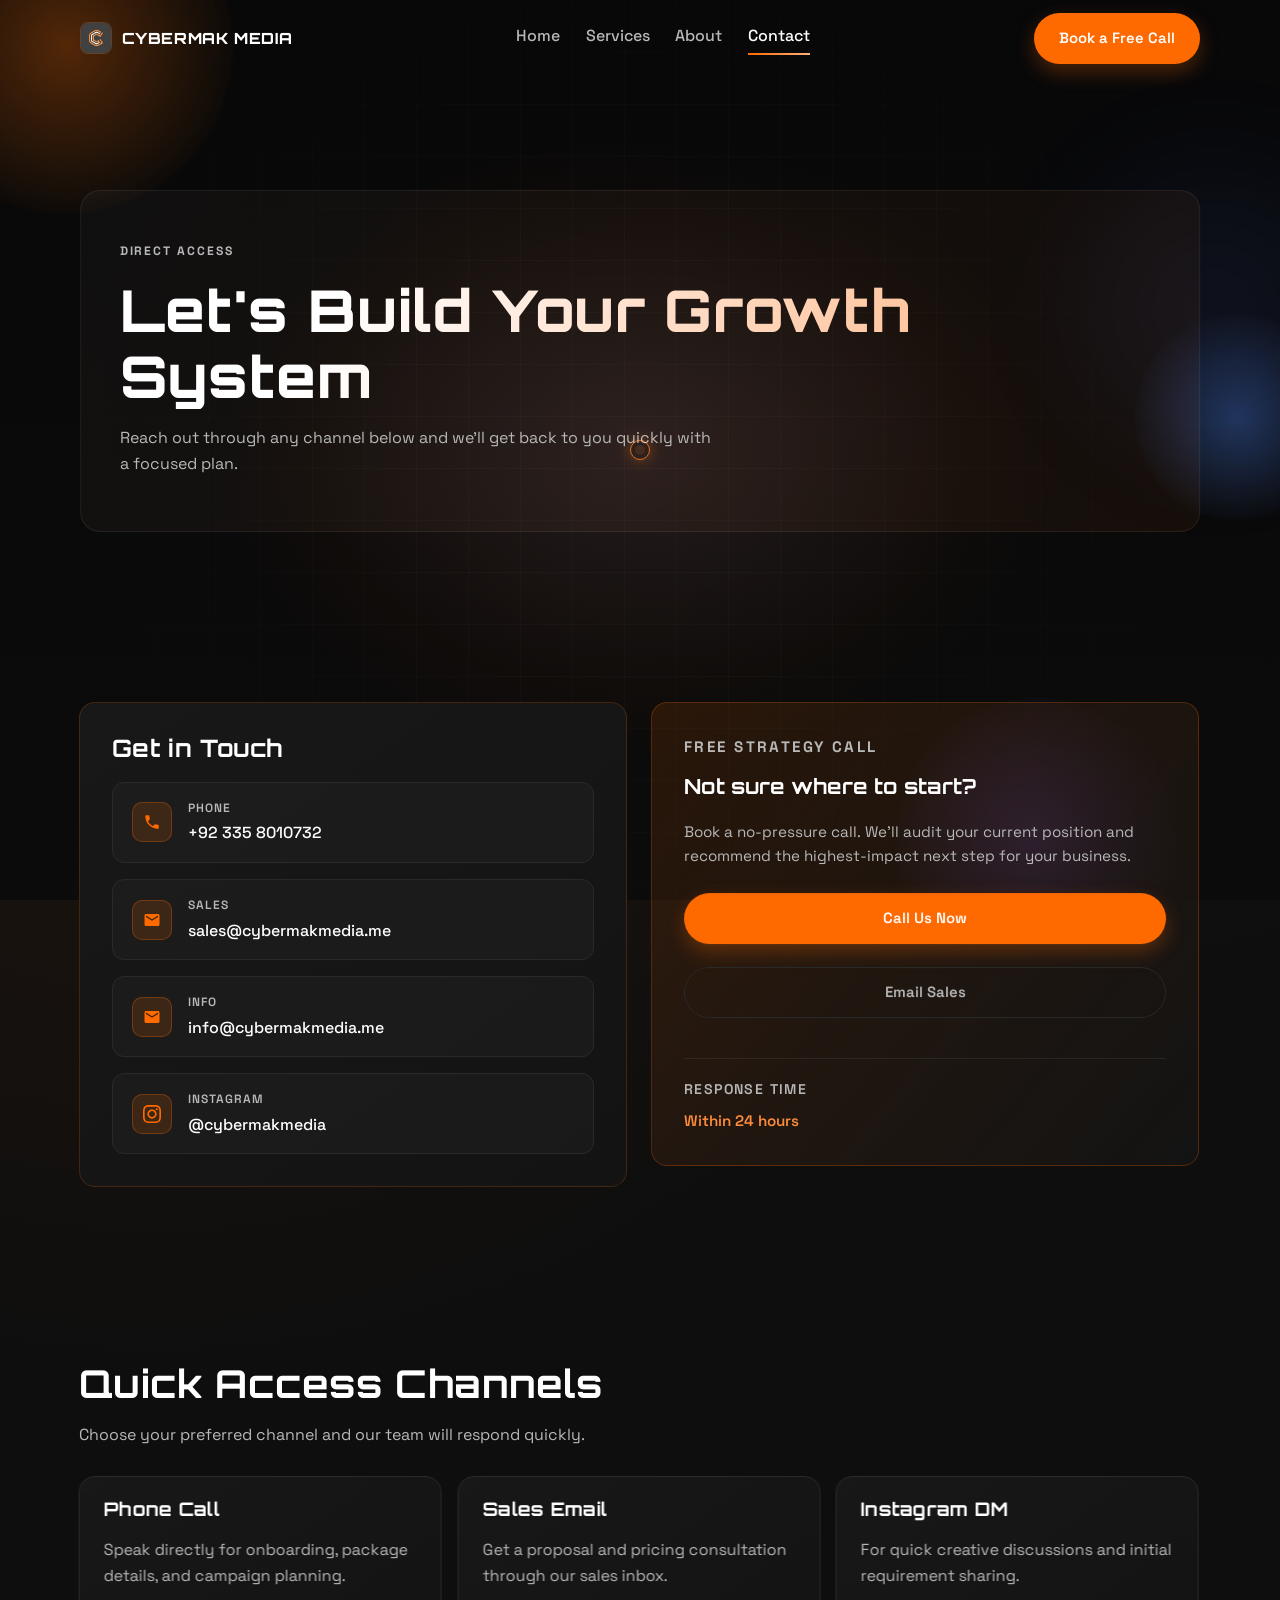
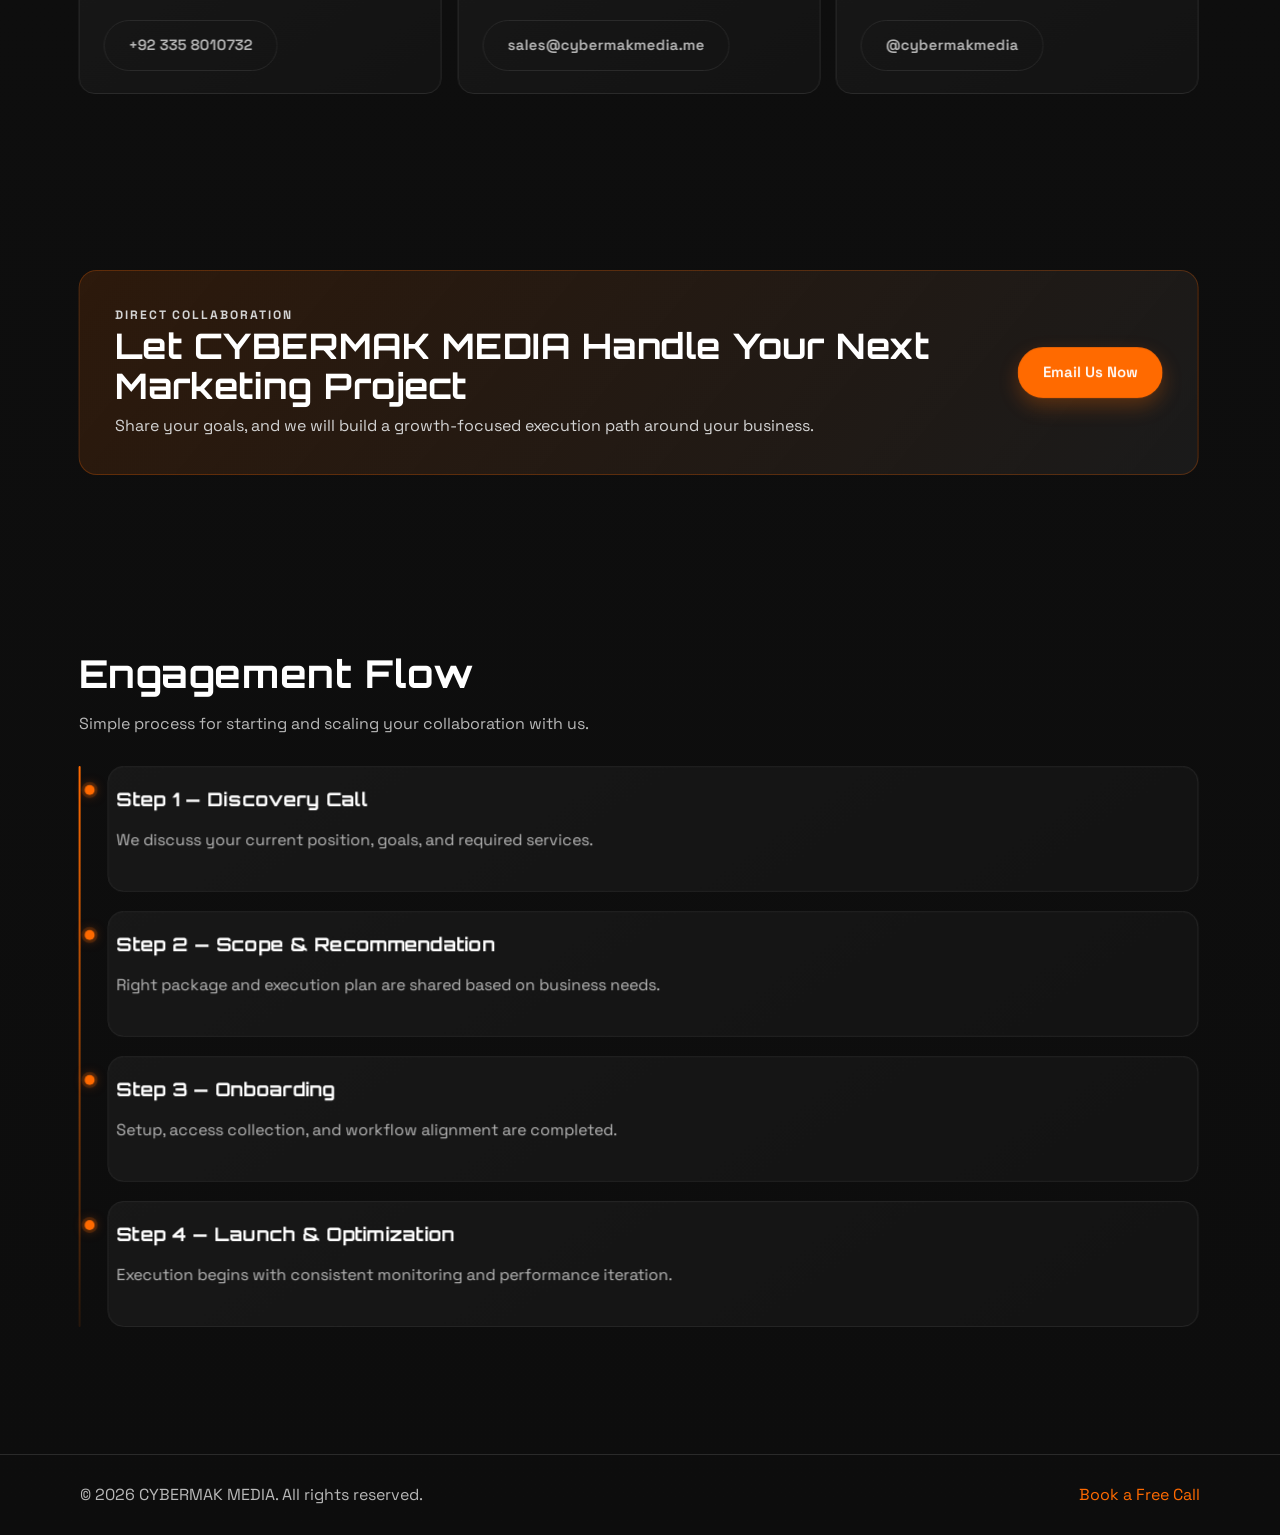
<file: contact.html>
<!DOCTYPE html>
<html lang="en">
<head>
  <meta charset="UTF-8">
  <meta name="viewport" content="width=device-width, initial-scale=1.0">
  <title>Contact | CYBERMAK MEDIA</title>
  <meta name="description" content="Contact CYBERMAK MEDIA for growth-focused digital marketing and web services.">
  <link rel="icon" href="logo.png" type="image/png">
  <link rel="preconnect" href="https://fonts.googleapis.com">
  <link rel="preconnect" href="https://fonts.gstatic.com" crossorigin>
  <link href="https://fonts.googleapis.com/css2?family=Orbitron:wght@500;600;700;800;900&family=Space+Grotesk:wght@300;400;500;600;700&display=swap" rel="stylesheet">
  <link rel="stylesheet" href="index.css">
</head>
<body data-page="contact">
  <header class="site-header" id="siteHeader">
    <div class="container nav-wrap">
      <a href="index.html" class="logo">
        <img src="logo.png" alt="CYBERMAK MEDIA logo" class="logo-mark">
        <span>CYBERMAK MEDIA</span>
      </a>
      <button class="menu-toggle" id="menuToggle" aria-label="Toggle navigation" aria-expanded="false" aria-controls="siteNav">
        <span></span><span></span><span></span>
      </button>
      <nav class="site-nav" id="siteNav">
        <a href="index.html">Home</a>
        <a href="services.html">Services</a>
        <a href="about.html">About</a>
        <a href="contact.html" class="active">Contact</a>
      </nav>
      <a href="contact.html" class="btn btn-primary nav-cta">Book a Free Call</a>
    </div>
  </header>

  <main>
    <!-- HERO -->
    <section class="inner-hero section">
      <div class="container reveal" data-reveal="fade-up">
        <p class="eyebrow">Direct Access</p>
        <h1>Let's Build Your Growth System</h1>
        <p>Reach out through any channel below and we'll get back to you quickly with a focused plan.</p>
      </div>
    </section>

    <!-- CONTACT CHANNELS -->
    <section class="section">
      <div class="container contact-wide-grid">

        <!-- Contact Info Card -->
        <article class="contact-info-card reveal" data-reveal="slide-in">
          <h2>Get in Touch</h2>
          <div class="contact-channels">

            <!-- Phone -->
            <a href="tel:+923358010732" class="contact-channel">
              <div class="contact-icon">
                <svg viewBox="0 0 24 24" xmlns="http://www.w3.org/2000/svg">
                  <path d="M6.6 10.8c1.4 2.8 3.8 5.1 6.6 6.6l2.2-2.2c.3-.3.7-.4 1-.2 1.1.4 2.3.6 3.6.6.6 0 1 .4 1 1V20c0 .6-.4 1-1 1-9.4 0-17-7.6-17-17 0-.6.4-1 1-1h3.5c.6 0 1 .4 1 1 0 1.3.2 2.5.6 3.6.1.3 0 .7-.2 1L6.6 10.8z"/>
                </svg>
              </div>
              <div class="contact-channel-info">
                <span class="contact-channel-label">Phone</span>
                <span class="contact-channel-value">+92 335 8010732</span>
              </div>
            </a>

            <!-- Sales Email -->
            <a href="mailto:sales@cybermakmedia.me" class="contact-channel">
              <div class="contact-icon">
                <svg viewBox="0 0 24 24" xmlns="http://www.w3.org/2000/svg">
                  <path d="M20 4H4c-1.1 0-2 .9-2 2v12c0 1.1.9 2 2 2h16c1.1 0 2-.9 2-2V6c0-1.1-.9-2-2-2zm0 4l-8 5-8-5V6l8 5 8-5v2z"/>
                </svg>
              </div>
              <div class="contact-channel-info">
                <span class="contact-channel-label">Sales</span>
                <span class="contact-channel-value">sales@cybermakmedia.me</span>
              </div>
            </a>

            <!-- Info Email -->
            <a href="mailto:info@cybermakmedia.me" class="contact-channel">
              <div class="contact-icon">
                <svg viewBox="0 0 24 24" xmlns="http://www.w3.org/2000/svg">
                  <path d="M20 4H4c-1.1 0-2 .9-2 2v12c0 1.1.9 2 2 2h16c1.1 0 2-.9 2-2V6c0-1.1-.9-2-2-2zm0 4l-8 5-8-5V6l8 5 8-5v2z"/>
                </svg>
              </div>
              <div class="contact-channel-info">
                <span class="contact-channel-label">Info</span>
                <span class="contact-channel-value">info@cybermakmedia.me</span>
              </div>
            </a>

            <!-- Instagram -->
            <a href="https://instagram.com/cybermakmedia" target="_blank" rel="noopener noreferrer" class="contact-channel">
              <div class="contact-icon">
                <svg viewBox="0 0 24 24" xmlns="http://www.w3.org/2000/svg">
                  <path d="M12 2.163c3.204 0 3.584.012 4.85.07 3.252.148 4.771 1.691 4.919 4.919.058 1.265.069 1.645.069 4.849 0 3.205-.012 3.584-.069 4.849-.149 3.225-1.664 4.771-4.919 4.919-1.266.058-1.644.07-4.85.07-3.204 0-3.584-.012-4.849-.07-3.26-.149-4.771-1.699-4.919-4.92-.058-1.265-.07-1.644-.07-4.849 0-3.204.013-3.583.07-4.849.149-3.227 1.664-4.771 4.919-4.919 1.266-.057 1.645-.069 4.849-.069zm0-2.163c-3.259 0-3.667.014-4.947.072-4.358.2-6.78 2.618-6.98 6.98-.059 1.281-.073 1.689-.073 4.948 0 3.259.014 3.668.072 4.948.2 4.358 2.618 6.78 6.98 6.98 1.281.058 1.689.072 4.948.072 3.259 0 3.668-.014 4.948-.072 4.354-.2 6.782-2.618 6.979-6.98.059-1.28.073-1.689.073-4.948 0-3.259-.014-3.667-.072-4.947-.196-4.354-2.617-6.78-6.979-6.98-1.281-.059-1.69-.073-4.949-.073zm0 5.838c-3.403 0-6.162 2.759-6.162 6.162s2.759 6.163 6.162 6.163 6.162-2.759 6.162-6.163c0-3.403-2.759-6.162-6.162-6.162zm0 10.162c-2.209 0-4-1.79-4-4 0-2.209 1.791-4 4-4s4 1.791 4 4c0 2.21-1.791 4-4 4zm6.406-11.845c-.796 0-1.441.645-1.441 1.44s.645 1.44 1.441 1.44c.795 0 1.439-.645 1.439-1.44s-.644-1.44-1.439-1.44z"/>
                </svg>
              </div>
              <div class="contact-channel-info">
                <span class="contact-channel-label">Instagram</span>
                <span class="contact-channel-value">@cybermakmedia</span>
              </div>
            </a>

          </div>
        </article>

        <!-- Side CTA -->
        <div class="contact-side-cta reveal" data-reveal="fade-up">
          <p class="eyebrow">Free Strategy Call</p>
          <h3>Not sure where to start?</h3>
          <p>Book a no-pressure call. We'll audit your current position and recommend the highest-impact next step for your business.</p>
          <a href="tel:+923358010732" class="btn btn-primary" style="margin-top:0.5rem;">Call Us Now</a>
          <a href="mailto:sales@cybermakmedia.me" class="btn btn-ghost" style="margin-top:0.5rem;">Email Sales</a>
          <div style="margin-top:1.5rem; padding-top:1.2rem; border-top:1px solid rgba(255,255,255,0.07);">
            <p style="margin:0 0 0.5rem; color:var(--text-muted); font-size:0.88rem; text-transform:uppercase; letter-spacing:0.1em; font-weight:600;">Response Time</p>
            <p style="margin:0; color:var(--accent-light); font-weight:600;">Within 24 hours</p>
          </div>
        </div>

      </div>
    </section>

    <!-- QUICK ACCESS -->
    <section class="section">
      <div class="container">
        <div class="section-title reveal" data-reveal="fade-up">
          <h2>Quick Access Channels</h2>
          <p>Choose your preferred channel and our team will respond quickly.</p>
        </div>
        <div class="card-grid three-col">
          <article class="feature-card reveal tilt-card" data-reveal="fade-up">
            <h3>Phone Call</h3>
            <p>Speak directly for onboarding, package details, and campaign planning.</p>
            <a href="tel:+923358010732" class="btn btn-ghost" style="margin-top:1rem;">+92 335 8010732</a>
          </article>
          <article class="feature-card reveal tilt-card" data-reveal="fade-up">
            <h3>Sales Email</h3>
            <p>Get a proposal and pricing consultation through our sales inbox.</p>
            <a href="mailto:sales@cybermakmedia.me" class="btn btn-ghost" style="margin-top:1rem;">sales@cybermakmedia.me</a>
          </article>
          <article class="feature-card reveal tilt-card" data-reveal="fade-up">
            <h3>Instagram DM</h3>
            <p>For quick creative discussions and initial requirement sharing.</p>
            <a href="https://instagram.com/cybermakmedia" class="btn btn-ghost" style="margin-top:1rem;" target="_blank" rel="noopener noreferrer">@cybermakmedia</a>
          </article>
        </div>
      </div>
    </section>

    <!-- DIRECT COLLABORATION CTA -->
    <section class="section">
      <div class="container">
        <article class="mega-cta reveal" data-reveal="fade-up">
          <div>
            <p class="eyebrow">Direct Collaboration</p>
            <h2>Let CYBERMAK MEDIA Handle Your Next Marketing Project</h2>
            <p>Share your goals, and we will build a growth-focused execution path around your business.</p>
          </div>
          <a href="mailto:info@cybermakmedia.me" class="btn btn-primary">Email Us Now</a>
        </article>
      </div>
    </section>

    <!-- ENGAGEMENT FLOW -->
    <section class="section">
      <div class="container">
        <div class="section-title reveal" data-reveal="fade-up">
          <h2>Engagement Flow</h2>
          <p>Simple process for starting and scaling your collaboration with us.</p>
        </div>
        <div class="timeline flow-line">
          <article class="timeline-item reveal" data-reveal="fade-up">
            <h3>Step 1 — Discovery Call</h3>
            <p>We discuss your current position, goals, and required services.</p>
          </article>
          <article class="timeline-item reveal" data-reveal="fade-up">
            <h3>Step 2 — Scope & Recommendation</h3>
            <p>Right package and execution plan are shared based on business needs.</p>
          </article>
          <article class="timeline-item reveal" data-reveal="fade-up">
            <h3>Step 3 — Onboarding</h3>
            <p>Setup, access collection, and workflow alignment are completed.</p>
          </article>
          <article class="timeline-item reveal" data-reveal="fade-up">
            <h3>Step 4 — Launch & Optimization</h3>
            <p>Execution begins with consistent monitoring and performance iteration.</p>
          </article>
        </div>
      </div>
    </section>
  </main>

  <footer class="site-footer">
    <div class="container footer-wrap">
      <p>© 2026 CYBERMAK MEDIA. All rights reserved.</p>
      <a href="contact.html">Book a Free Call</a>
    </div>
  </footer>

  <script src="index.js"></script>
</body>
</html>
</file>
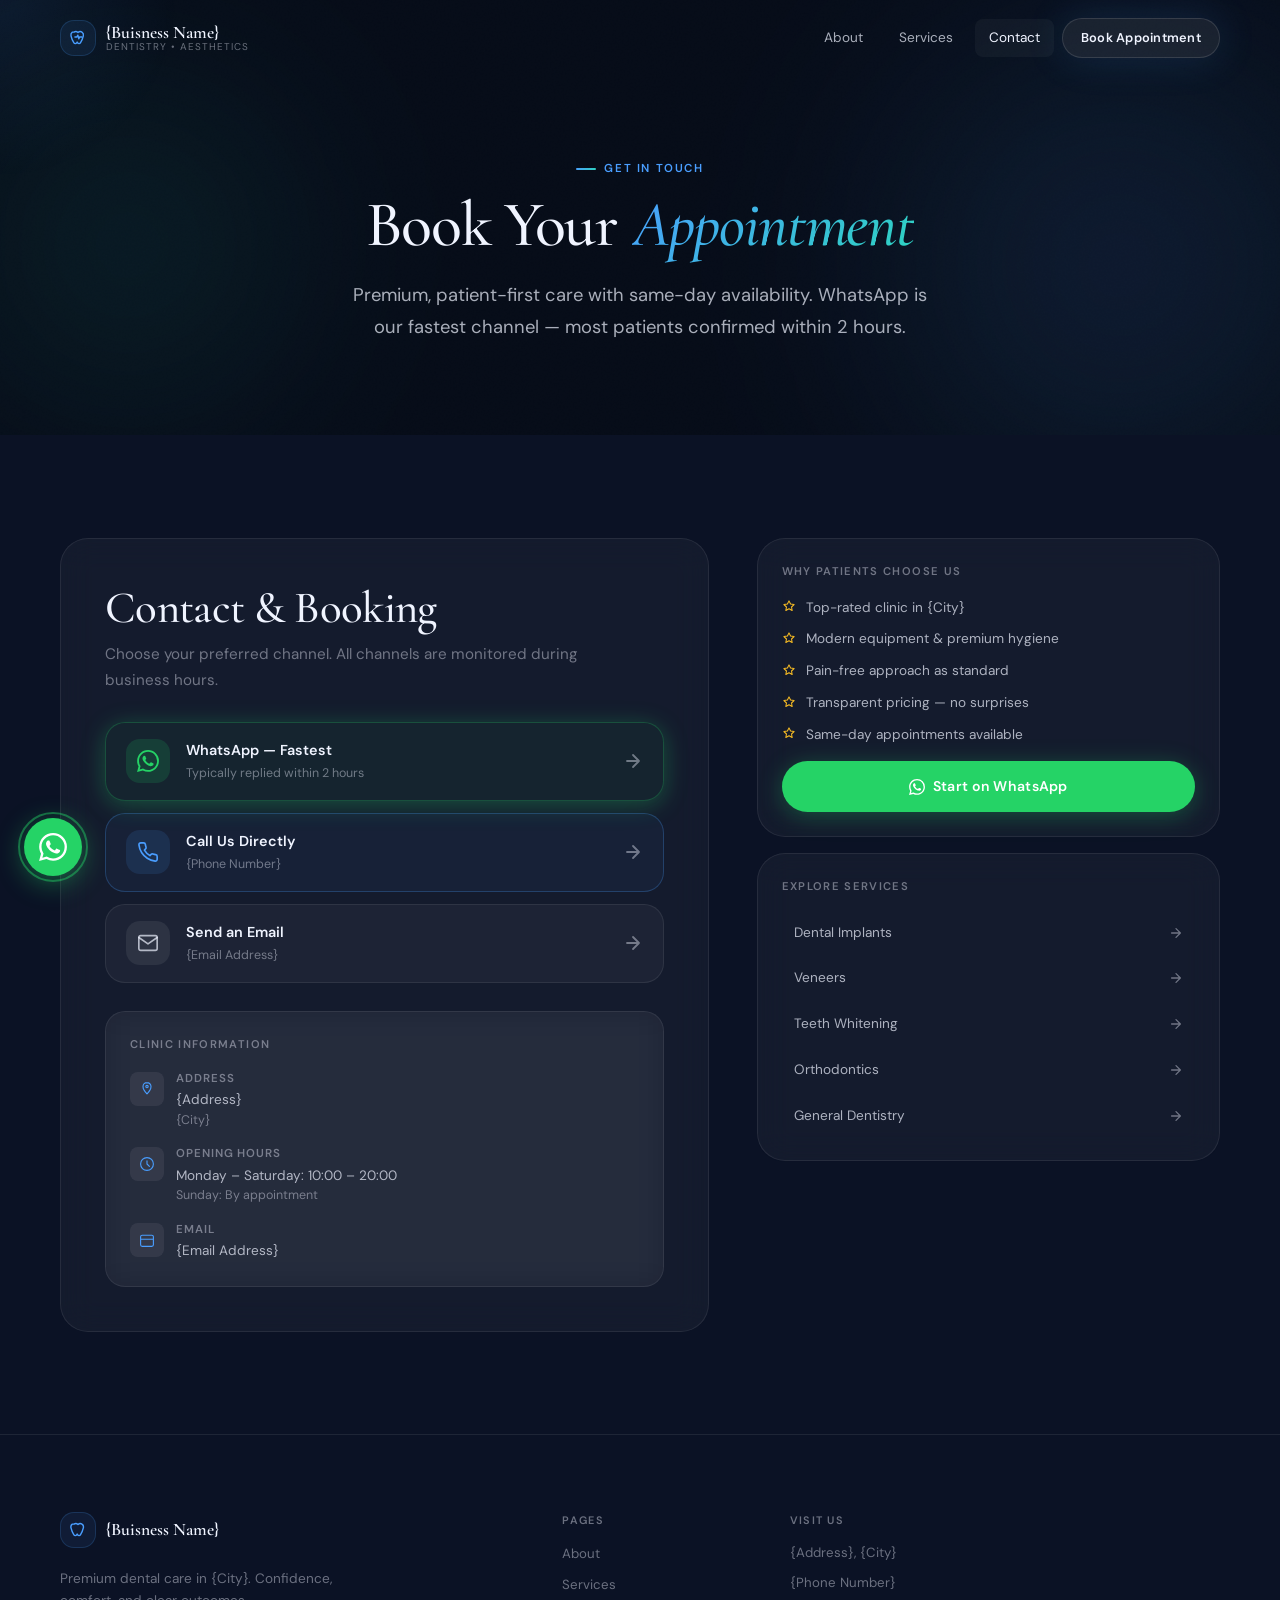
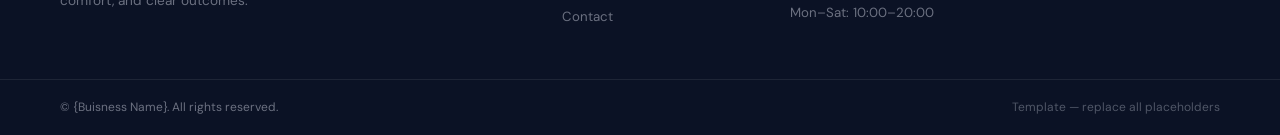
<file: dental-site/contact.html>
<!doctype html>
<html lang="en">
<head>
  <meta charset="utf-8"/>
  <meta name="viewport" content="width=device-width,initial-scale=1"/>
  <meta name="theme-color" content="#060c18"/>
  <title>Book Appointment — {Buisness Name}</title>
  <meta name="description" content="Book an appointment with {Buisness Name} in {City}. Fast response via WhatsApp or phone."/>
  <link rel="preconnect" href="https://fonts.googleapis.com"/>
  <link rel="preconnect" href="https://fonts.gstatic.com" crossorigin/>
  <link href="https://fonts.googleapis.com/css2?family=Cormorant+Garamond:ital,wght@0,400;0,500;0,600;1,400;1,600&family=DM+Sans:opsz,wght@9..40,300;9..40,400;9..40,500;9..40,600&display=swap" rel="stylesheet"/>
  <link rel="stylesheet" href="index.css"/>
</head>
<body class="page is-loading" data-page="contact">
  <a class="skip-link" href="#main">Skip to content</a>
  <div class="cursor-glow" id="cursorGlow" aria-hidden="true"></div>

  <header class="site-header" data-elevate>
    <div class="container header-inner">
      <a class="brand" href="index.html" aria-label="{Buisness Name} home">
        <span class="brand-mark" aria-hidden="true">
          <svg viewBox="0 0 24 24" fill="none"><path d="M7.2 4.9c1.7-1.2 3.3-.9 4.8.4 1.5-1.3 3.1-1.6 4.8-.4 1.5 1 2 2.8 1.6 4.6-.6 2.7-2 6.1-3.5 8.3-.8 1.2-2.5 1.2-3.3 0-.2-.3-.4-.6-.6-.9-.2.3-.4.6-.6.9-.8 1.2-2.5 1.2-3.3 0-1.5-2.2-2.9-5.6-3.5-8.3-.4-1.8.1-3.6 1.6-4.6Z" stroke="currentColor" stroke-width="1.7" stroke-linecap="round" stroke-linejoin="round"/><path d="M8.3 10.7h2.4l1.1-2.1 1.2 4.3 1-2.2h2.7" stroke="currentColor" stroke-width="1.7" stroke-linecap="round" stroke-linejoin="round"/></svg>
        </span>
        <span class="brand-text">
          <span class="brand-name">{Buisness Name}</span>
          <span class="brand-tag">Dentistry &bull; Aesthetics</span>
        </span>
      </a>
      <nav class="nav" aria-label="Primary">
        <button class="nav-toggle" type="button" data-nav-toggle aria-label="Open menu" aria-expanded="false">
          <span class="nav-toggle-lines" aria-hidden="true"></span>
        </button>
        <div class="nav-panel" data-nav-panel>
          <a class="nav-link" href="about.html">About</a>
          <a class="nav-link" href="services.html">Services</a>
          <a class="nav-link" href="contact.html" aria-current="page">Contact</a>
          <a class="btn btn-sm btn-glow" href="#book">Book Appointment</a>
        </div>
      </nav>
    </div>
  </header>

  <main id="main">

    <!-- PAGE HERO -->
    <section class="page-hero page-hero--compact">
      <div class="hero-bg" aria-hidden="true">
        <div class="aurora a1"></div>
        <div class="aurora a2"></div>
        <div class="grain"></div>
      </div>
      <div class="container">
        <div class="page-hero-content page-hero-content--centered">
          <span class="kicker" data-reveal>Get in touch</span>
          <h1 class="h1" data-reveal>Book Your <em class="text-gradient">Appointment</em></h1>
          <p class="lead" data-reveal data-reveal-delay="80">
            Premium, patient-first care with same-day availability. WhatsApp is our fastest channel — most patients confirmed within 2 hours.
          </p>
        </div>
      </div>
    </section>

    <!-- BOOKING SECTION — form removed, contact actions remain -->
    <section class="section section-soft" id="book">
      <div class="container booking-grid">

        <!-- LEFT: CONTACT ACTIONS -->
        <div class="booking-main" data-reveal>
          <div class="booking-card glass">
            <h2 class="h2" style="margin-bottom:8px">Contact &amp; Booking</h2>
            <p class="sub" style="margin-bottom:28px">Choose your preferred channel. All channels are monitored during business hours.</p>

            <div class="contact-actions">
              <a class="contact-action-btn btn-whatsapp" href="#" data-whatsapp data-press>
                <span class="cab-icon" aria-hidden="true">
                  <svg viewBox="0 0 24 24" fill="currentColor"><path d="M17.472 14.382c-.297-.149-1.758-.867-2.03-.967-.273-.099-.471-.148-.67.15-.197.297-.767.966-.94 1.164-.173.199-.347.223-.644.075-.297-.15-1.255-.463-2.39-1.475-.883-.788-1.48-1.761-1.653-2.059-.173-.297-.018-.458.13-.606.134-.133.298-.347.446-.52.149-.174.198-.298.298-.497.099-.198.05-.371-.025-.52-.075-.149-.669-1.612-.916-2.207-.242-.579-.487-.5-.669-.51-.173-.008-.371-.01-.57-.01-.198 0-.52.074-.792.372-.272.297-1.04 1.016-1.04 2.479 0 1.462 1.065 2.875 1.213 3.074.149.198 2.096 3.2 5.077 4.487.709.306 1.262.489 1.694.625.712.227 1.36.195 1.871.118.571-.085 1.758-.719 2.006-1.413.248-.694.248-1.289.173-1.413-.074-.124-.272-.198-.57-.347m-5.421 7.403h-.004a9.87 9.87 0 01-5.031-1.378l-.361-.214-3.741.982.998-3.648-.235-.374a9.86 9.86 0 01-1.51-5.26c.001-5.45 4.436-9.884 9.888-9.884 2.64 0 5.122 1.03 6.988 2.898a9.825 9.825 0 012.893 6.994c-.003 5.45-4.437 9.884-9.885 9.884m8.413-18.297A11.815 11.815 0 0012.05 0C5.495 0 .16 5.335.157 11.892c0 2.096.547 4.142 1.588 5.945L.057 24l6.305-1.654a11.882 11.882 0 005.683 1.448h.005c6.554 0 11.89-5.335 11.893-11.893a11.821 11.821 0 00-3.48-8.413z"/></svg>
                </span>
                <span class="cab-content">
                  <span class="cab-label">WhatsApp — Fastest</span>
                  <span class="cab-sub">Typically replied within 2 hours</span>
                </span>
                <span class="cab-arrow" aria-hidden="true">
                  <svg viewBox="0 0 20 20" fill="none"><path d="M4 10h12M10 4l6 6-6 6" stroke="currentColor" stroke-width="1.8" stroke-linecap="round" stroke-linejoin="round"/></svg>
                </span>
              </a>

              <a class="contact-action-btn btn-phone" href="tel:{Phone Number}" data-press>
                <span class="cab-icon" aria-hidden="true">
                  <svg viewBox="0 0 24 24" fill="none"><path d="M22 16.92v3a2 2 0 01-2.18 2 19.79 19.79 0 01-8.63-3.07 19.5 19.5 0 01-6-6 19.79 19.79 0 01-3.07-8.67A2 2 0 014.11 2h3a2 2 0 012 1.72c.127.96.361 1.903.7 2.81a2 2 0 01-.45 2.11L8.09 9.91a16 16 0 006 6l1.27-1.27a2 2 0 012.11-.45c.907.339 1.85.573 2.81.7A2 2 0 0122 16.92z" stroke="currentColor" stroke-width="1.8" stroke-linecap="round" stroke-linejoin="round"/></svg>
                </span>
                <span class="cab-content">
                  <span class="cab-label">Call Us Directly</span>
                  <span class="cab-sub">{Phone Number}</span>
                </span>
                <span class="cab-arrow" aria-hidden="true">
                  <svg viewBox="0 0 20 20" fill="none"><path d="M4 10h12M10 4l6 6-6 6" stroke="currentColor" stroke-width="1.8" stroke-linecap="round" stroke-linejoin="round"/></svg>
                </span>
              </a>

              <a class="contact-action-btn btn-email" href="mailto:{Email Address}" data-press>
                <span class="cab-icon" aria-hidden="true">
                  <svg viewBox="0 0 24 24" fill="none"><path d="M4 4h16c1.1 0 2 .9 2 2v12c0 1.1-.9 2-2 2H4c-1.1 0-2-.9-2-2V6c0-1.1.9-2 2-2z" stroke="currentColor" stroke-width="1.8"/><path d="M22 6l-10 7L2 6" stroke="currentColor" stroke-width="1.8" stroke-linecap="round" stroke-linejoin="round"/></svg>
                </span>
                <span class="cab-content">
                  <span class="cab-label">Send an Email</span>
                  <span class="cab-sub">{Email Address}</span>
                </span>
                <span class="cab-arrow" aria-hidden="true">
                  <svg viewBox="0 0 20 20" fill="none"><path d="M4 10h12M10 4l6 6-6 6" stroke="currentColor" stroke-width="1.8" stroke-linecap="round" stroke-linejoin="round"/></svg>
                </span>
              </a>
            </div>

            <!-- clinic info below the contact actions -->
            <div class="contact-info-block glass" style="margin-top:28px;padding:24px;border-radius:var(--r-lg);">
              <div class="aside-title" style="font-size:.7rem;letter-spacing:.12em;text-transform:uppercase;color:var(--ink-3);font-weight:600;margin-bottom:16px;">Clinic Information</div>
              <div class="aside-rows">
                <div class="aside-row">
                  <span class="aside-row-icon" aria-hidden="true">
                    <svg viewBox="0 0 20 20" fill="none"><path d="M10 2C7.2 2 5 4.2 5 7c0 4.5 5 9 5 9s5-4.5 5-9c0-2.8-2.2-5-5-5zm0 6.5a1.5 1.5 0 110-3 1.5 1.5 0 010 3z" stroke="currentColor" stroke-width="1.4" stroke-linejoin="round"/></svg>
                  </span>
                  <div>
                    <div class="aside-row-label">Address</div>
                    <div class="aside-row-val">{Address}</div>
                    <div class="aside-row-val dim">{City}</div>
                  </div>
                </div>
                <div class="aside-row">
                  <span class="aside-row-icon" aria-hidden="true">
                    <svg viewBox="0 0 20 20" fill="none"><path d="M10 2a8 8 0 100 16A8 8 0 0010 2zm0 4v4l3 3" stroke="currentColor" stroke-width="1.4" stroke-linecap="round" stroke-linejoin="round"/></svg>
                  </span>
                  <div>
                    <div class="aside-row-label">Opening Hours</div>
                    <div class="aside-row-val">Monday – Saturday: 10:00 – 20:00</div>
                    <div class="aside-row-val dim">Sunday: By appointment</div>
                  </div>
                </div>
                <div class="aside-row">
                  <span class="aside-row-icon" aria-hidden="true">
                    <svg viewBox="0 0 20 20" fill="none"><path d="M16 4H4a2 2 0 00-2 2v10a2 2 0 002 2h12a2 2 0 002-2V6a2 2 0 00-2-2zM2 9h16" stroke="currentColor" stroke-width="1.4" stroke-linejoin="round"/></svg>
                  </span>
                  <div>
                    <div class="aside-row-label">Email</div>
                    <div class="aside-row-val">{Email Address}</div>
                  </div>
                </div>
              </div>
            </div>
          </div>
        </div>

        <!-- RIGHT ASIDE -->
        <aside class="booking-aside">
          <div class="aside-block glass">
            <div class="aside-title">Why Patients Choose Us</div>
            <ul class="trust-bullets">
              <li>
                <svg viewBox="0 0 16 16" fill="none"><path d="M8 1l1.8 3.6 4 .6-2.9 2.8.7 4L8 10l-3.6 2 .7-4L2.2 5.2l4-.6L8 1z" stroke="currentColor" stroke-width="1.2" stroke-linejoin="round"/></svg>
                Top-rated clinic in {City}
              </li>
              <li>
                <svg viewBox="0 0 16 16" fill="none"><path d="M8 1l1.8 3.6 4 .6-2.9 2.8.7 4L8 10l-3.6 2 .7-4L2.2 5.2l4-.6L8 1z" stroke="currentColor" stroke-width="1.2" stroke-linejoin="round"/></svg>
                Modern equipment &amp; premium hygiene
              </li>
              <li>
                <svg viewBox="0 0 16 16" fill="none"><path d="M8 1l1.8 3.6 4 .6-2.9 2.8.7 4L8 10l-3.6 2 .7-4L2.2 5.2l4-.6L8 1z" stroke="currentColor" stroke-width="1.2" stroke-linejoin="round"/></svg>
                Pain-free approach as standard
              </li>
              <li>
                <svg viewBox="0 0 16 16" fill="none"><path d="M8 1l1.8 3.6 4 .6-2.9 2.8.7 4L8 10l-3.6 2 .7-4L2.2 5.2l4-.6L8 1z" stroke="currentColor" stroke-width="1.2" stroke-linejoin="round"/></svg>
                Transparent pricing — no surprises
              </li>
              <li>
                <svg viewBox="0 0 16 16" fill="none"><path d="M8 1l1.8 3.6 4 .6-2.9 2.8.7 4L8 10l-3.6 2 .7-4L2.2 5.2l4-.6L8 1z" stroke="currentColor" stroke-width="1.2" stroke-linejoin="round"/></svg>
                Same-day appointments available
              </li>
            </ul>
            <div style="margin-top:16px">
              <a class="btn btn-whatsapp btn-full" href="#" data-whatsapp data-press>
                <svg viewBox="0 0 24 24" fill="currentColor" width="16" height="16"><path d="M17.472 14.382c-.297-.149-1.758-.867-2.03-.967-.273-.099-.471-.148-.67.15-.197.297-.767.966-.94 1.164-.173.199-.347.223-.644.075-.297-.15-1.255-.463-2.39-1.475-.883-.788-1.48-1.761-1.653-2.059-.173-.297-.018-.458.13-.606.134-.133.298-.347.446-.52.149-.174.198-.298.298-.497.099-.198.05-.371-.025-.52-.075-.149-.669-1.612-.916-2.207-.242-.579-.487-.5-.669-.51-.173-.008-.371-.01-.57-.01-.198 0-.52.074-.792.372-.272.297-1.04 1.016-1.04 2.479 0 1.462 1.065 2.875 1.213 3.074.149.198 2.096 3.2 5.077 4.487.709.306 1.262.489 1.694.625.712.227 1.36.195 1.871.118.571-.085 1.758-.719 2.006-1.413.248-.694.248-1.289.173-1.413-.074-.124-.272-.198-.57-.347m-5.421 7.403h-.004a9.87 9.87 0 01-5.031-1.378l-.361-.214-3.741.982.998-3.648-.235-.374a9.86 9.86 0 01-1.51-5.26c.001-5.45 4.436-9.884 9.888-9.884 2.64 0 5.122 1.03 6.988 2.898a9.825 9.825 0 012.893 6.994c-.003 5.45-4.437 9.884-9.885 9.884m8.413-18.297A11.815 11.815 0 0012.05 0C5.495 0 .16 5.335.157 11.892c0 2.096.547 4.142 1.588 5.945L.057 24l6.305-1.654a11.882 11.882 0 005.683 1.448h.005c6.554 0 11.89-5.335 11.893-11.893a11.821 11.821 0 00-3.48-8.413z"/></svg>
                Start on WhatsApp
              </a>
            </div>
          </div>

          <div class="aside-block glass">
            <div class="aside-title">Explore Services</div>
            <div class="aside-service-links">
              <a href="services.html#implants" class="aside-service-link">
                Dental Implants
                <svg viewBox="0 0 16 16" fill="none" width="14"><path d="M3 8h10M8 3l5 5-5 5" stroke="currentColor" stroke-width="1.5" stroke-linecap="round" stroke-linejoin="round"/></svg>
              </a>
              <a href="services.html#veneers" class="aside-service-link">
                Veneers
                <svg viewBox="0 0 16 16" fill="none" width="14"><path d="M3 8h10M8 3l5 5-5 5" stroke="currentColor" stroke-width="1.5" stroke-linecap="round" stroke-linejoin="round"/></svg>
              </a>
              <a href="services.html#whitening" class="aside-service-link">
                Teeth Whitening
                <svg viewBox="0 0 16 16" fill="none" width="14"><path d="M3 8h10M8 3l5 5-5 5" stroke="currentColor" stroke-width="1.5" stroke-linecap="round" stroke-linejoin="round"/></svg>
              </a>
              <a href="services.html#orthodontics" class="aside-service-link">
                Orthodontics
                <svg viewBox="0 0 16 16" fill="none" width="14"><path d="M3 8h10M8 3l5 5-5 5" stroke="currentColor" stroke-width="1.5" stroke-linecap="round" stroke-linejoin="round"/></svg>
              </a>
              <a href="services.html#general" class="aside-service-link">
                General Dentistry
                <svg viewBox="0 0 16 16" fill="none" width="14"><path d="M3 8h10M8 3l5 5-5 5" stroke="currentColor" stroke-width="1.5" stroke-linecap="round" stroke-linejoin="round"/></svg>
              </a>
            </div>
          </div>
        </aside>

      </div>
    </section>

  </main>

  <footer class="site-footer">
    <div class="container footer-grid">
      <div>
        <a class="brand footer-brand-link" href="index.html">
          <span class="brand-mark" aria-hidden="true">
            <svg viewBox="0 0 24 24" fill="none"><path d="M7.2 4.9c1.7-1.2 3.3-.9 4.8.4 1.5-1.3 3.1-1.6 4.8-.4 1.5 1 2 2.8 1.6 4.6-.6 2.7-2 6.1-3.5 8.3-.8 1.2-2.5 1.2-3.3 0-.2-.3-.4-.6-.6-.9-.2.3-.4.6-.6.9-.8 1.2-2.5 1.2-3.3 0-1.5-2.2-2.9-5.6-3.5-8.3-.4-1.8.1-3.6 1.6-4.6Z" stroke="currentColor" stroke-width="1.7" stroke-linecap="round" stroke-linejoin="round"/></svg>
          </span>
          <span class="brand-name">{Buisness Name}</span>
        </a>
        <p class="footer-sub">Premium dental care in {City}. Confidence, comfort, and clear outcomes.</p>
      </div>
      <div class="footer-links">
        <div class="footer-link-group">
          <div class="footer-link-title">Pages</div>
          <a href="about.html">About</a>
          <a href="services.html">Services</a>
          <a href="contact.html" aria-current="page">Contact</a>
        </div>
        <div class="footer-link-group">
          <div class="footer-link-title">Visit Us</div>
          <span class="footer-link-val">{Address}, {City}</span>
          <span class="footer-link-val">{Phone Number}</span>
          <span class="footer-link-val">Mon–Sat: 10:00–20:00</span>
        </div>
      </div>
    </div>
    <div class="container footer-bottom">
      <span>&copy; {Buisness Name}. All rights reserved.</span>
      <span class="dim">Template — replace all placeholders</span>
    </div>
  </footer>

  <a class="sticky-cta sticky-cta--hidden-on-contact" href="#book" data-sticky-cta>
    <span class="sticky-cta-inner">
      <span class="sticky-cta-label">Book Appointment</span>
      <span class="sticky-cta-sub">Fast response guaranteed</span>
    </span>
    <span class="sticky-cta-icon" aria-hidden="true">
      <svg viewBox="0 0 20 20" fill="none"><path d="M4 10h12M10 4l6 6-6 6" stroke="currentColor" stroke-width="2" stroke-linecap="round" stroke-linejoin="round"/></svg>
    </span>
  </a>

  <!-- FLOATING WHATSAPP BUTTON -->
  <a class="wa-float" href="#" data-whatsapp aria-label="Chat on WhatsApp">
    <svg viewBox="0 0 24 24" fill="currentColor" width="28" height="28"><path d="M17.472 14.382c-.297-.149-1.758-.867-2.03-.967-.273-.099-.471-.148-.67.15-.197.297-.767.966-.94 1.164-.173.199-.347.223-.644.075-.297-.15-1.255-.463-2.39-1.475-.883-.788-1.48-1.761-1.653-2.059-.173-.297-.018-.458.13-.606.134-.133.298-.347.446-.52.149-.174.198-.298.298-.497.099-.198.05-.371-.025-.52-.075-.149-.669-1.612-.916-2.207-.242-.579-.487-.5-.669-.51-.173-.008-.371-.01-.57-.01-.198 0-.52.074-.792.372-.272.297-1.04 1.016-1.04 2.479 0 1.462 1.065 2.875 1.213 3.074.149.198 2.096 3.2 5.077 4.487.709.306 1.262.489 1.694.625.712.227 1.36.195 1.871.118.571-.085 1.758-.719 2.006-1.413.248-.694.248-1.289.173-1.413-.074-.124-.272-.198-.57-.347m-5.421 7.403h-.004a9.87 9.87 0 01-5.031-1.378l-.361-.214-3.741.982.998-3.648-.235-.374a9.86 9.86 0 01-1.51-5.26c.001-5.45 4.436-9.884 9.888-9.884 2.64 0 5.122 1.03 6.988 2.898a9.825 9.825 0 012.893 6.994c-.003 5.45-4.437 9.884-9.885 9.884m8.413-18.297A11.815 11.815 0 0012.05 0C5.495 0 .16 5.335.157 11.892c0 2.096.547 4.142 1.588 5.945L.057 24l6.305-1.654a11.882 11.882 0 005.683 1.448h.005c6.554 0 11.89-5.335 11.893-11.893a11.821 11.821 0 00-3.48-8.413z"/></svg>
    <span class="wa-float-tooltip">Chat on WhatsApp</span>
  </a>

  <script src="index.js"></script>
</body>
</html>
</file>
<file: index.css>
:root {
  --bg: #0f0f0f;
  --bg-secondary: #1a1a1a;
  --accent: #ff6a00;
  --accent-light: #ff8c3a;
  --text: #ffffff;
  --text-muted: #b8b8b8;
  --border: #2a2a2a;
  --radius: 16px;
  --shadow: 0 0 30px rgba(255, 106, 0, 0.2);
  --font-body: "Space Grotesk", "Segoe UI", sans-serif;
  --font-heading: "Orbitron", "Space Grotesk", sans-serif;
}

* { box-sizing: border-box; }
html { scroll-behavior: smooth; }

body {
  margin: 0;
  font-family: var(--font-body);
  color: var(--text);
  line-height: 1.6;
  background: var(--bg);
  background-image:
    radial-gradient(circle at 12% 15%, rgba(255,106,0,0.08), transparent 32%),
    radial-gradient(circle at 80% 0%, rgba(56,106,255,0.08), transparent 30%),
    linear-gradient(180deg, #0f0f0f 0%, #0d0d0d 100%);
  overflow-x: hidden;
}

/* Lighter ambient blobs — GPU-friendly */
body::before, body::after {
        content: "";
        position: fixed;
        width: 34vw;
        height: 34vw;
        border-radius: 50%;
        pointer-events: none;
        z-index: -1;
        filter: blur(42px); /* reduced blur */
        opacity: 0.18; /* increased visibility */
        animation: fluidDrift 22s ease-in-out infinite;
        will-change: transform;
}
}
body::before {
  left: -10vw; bottom: 8vh;
  background: radial-gradient(circle, rgba(255,106,0,0.6), transparent 70%);
}
body::after {
  right: -12vw; top: 10vh;
  background: radial-gradient(circle, rgba(86,126,255,0.55), transparent 70%);
  animation-delay: -9s;
}

a { color: inherit; text-decoration: none; }

.container { width: min(1120px, 92%); margin: 0 auto; }
.section { padding: 5.5rem 0; }

/* ─── HEADER ─── */
.site-header {
  position: sticky; top: 0; z-index: 1000;
  transition: background 0.35s ease, border-color 0.35s ease, backdrop-filter 0.35s ease;
  border-bottom: 1px solid transparent;
}
.site-header.scrolled {
  background: rgba(13,13,13,0.88);
  backdrop-filter: blur(16px);
  -webkit-backdrop-filter: blur(16px);
  border-color: rgba(255,255,255,0.07);
}
.site-header.compact .nav-wrap { min-height: 60px; }
.nav-wrap {
  display: flex; align-items: center; justify-content: space-between;
  gap: 1rem; min-height: 76px;
}
.logo {
  display: inline-flex; align-items: center; gap: 0.6rem;
  font-weight: 800; letter-spacing: 0.04em; font-size: 0.96rem;
  font-family: var(--font-heading); text-transform: uppercase;
  flex-shrink: 0;
}
.logo-mark {
  width: 32px; height: 32px;
  object-fit: cover; border-radius: 8px;
  border: 1px solid rgba(255,255,255,0.15);
}
.site-nav { display: flex; align-items: center; gap: 1.6rem; }
.site-nav a {
  color: var(--text-muted); font-weight: 500;
  transition: color 0.25s ease;
  position: relative; padding-bottom: 0.22rem;
}
.site-nav a::after {
  content: ""; position: absolute;
  left: 0; bottom: -2px; width: 100%; height: 2px;
  background: linear-gradient(90deg, var(--accent), #ffb07a);
  transform: scaleX(0); transform-origin: left;
  transition: transform 0.3s ease;
}
.site-nav a:hover, .site-nav a.active { color: var(--text); }
.site-nav a:hover::after, .site-nav a.active::after { transform: scaleX(1); }

/* ─── BUTTONS ─── */
.btn {
  border: 1px solid transparent; border-radius: 999px;
  padding: 0.78rem 1.5rem;
  display: inline-flex; align-items: center; justify-content: center;
  font-weight: 600; font-size: 0.93rem;
  transition: transform 0.25s ease, box-shadow 0.25s ease, background 0.25s ease, color 0.25s ease;
  will-change: transform; position: relative; overflow: hidden;
  cursor: pointer; text-align: center;
  white-space: nowrap;
}
.btn::after {
  content: ""; position: absolute; inset: 0;
  background: linear-gradient(115deg, transparent 30%, rgba(255,255,255,0.22), transparent 70%);
  transform: translateX(-130%); transition: transform 0.5s ease;
}
.btn:hover::after { transform: translateX(130%); }
.btn:hover { transform: translateY(-2px); }
.btn:active { transform: translateY(0) scale(0.98); }

.btn-primary {
  background: var(--accent); color: #fff;
  box-shadow: 0 8px 20px rgba(255,106,0,0.28);
  animation: ctaPulse 4s ease-in-out infinite;
}
.btn-primary:hover { box-shadow: 0 0 28px rgba(255,106,0,0.5); }
.btn-ghost { border-color: var(--border); color: var(--text-muted); }
.btn-ghost:hover { border-color: var(--accent); color: var(--text); }

/* ─── HERO ─── */
.hero { padding-top: 7rem; position: relative; }
.hero::before {
  content: ""; position: absolute;
  width: clamp(180px,22vw,330px); aspect-ratio: 1;
  border-radius: 42% 58% 57% 43% / 52% 44% 56% 48%;
  top: 7%; left: 3%;
  background: radial-gradient(circle, rgba(255,106,0,0.15), rgba(255,106,0,0.01));
  filter: blur(10px);
  animation: morphBlob 16s ease-in-out infinite; z-index: -1;
}
.hero::after {
  content: ""; position: absolute;
  inset: 8% 0 auto 0; height: min(42vh,340px);
  background:
    radial-gradient(40% 65% at 20% 40%, rgba(255,106,0,0.18), transparent 70%),
    radial-gradient(50% 70% at 78% 40%, rgba(102,119,255,0.12), transparent 74%);
  filter: blur(20px); opacity: 0.8; z-index: -1;
  animation: heroGlow 14s ease-in-out infinite;
}
.hero-grid {
  display: grid; grid-template-columns: 1.05fr 0.95fr;
  align-items: center; gap: 2rem;
}

.eyebrow {
  color: var(--accent); text-transform: uppercase;
  letter-spacing: 0.16em; font-size: 0.76rem; font-weight: 700;
  margin-bottom: 1rem;
}

h1, h2, h3 {
  margin: 0; line-height: 1.15;
  font-family: var(--font-heading); letter-spacing: 0.015em;
}
h1 {
  font-size: clamp(2rem,5vw,3.6rem); font-weight: 800; max-width: 18ch;
  background: linear-gradient(110deg, #ffffff 10%, #ffb483 45%, #ffffff 70%);
  background-size: 240% 240%;
  -webkit-background-clip: text; background-clip: text; color: transparent;
  animation: titleShimmer 9s linear infinite;
}
.hero-subtext, .inner-hero p, .section-title p { color: var(--text-muted); max-width: 60ch; }
.hero-actions { margin-top: 1.8rem; display: flex; gap: 0.8rem; flex-wrap: wrap; }

/* ─── HERO VISUAL ─── */
.hero-visual { display: grid; place-items: center; }
.floating-stage {
  width: clamp(260px,36vw,420px); aspect-ratio: 1;
  perspective: 1000px; display: grid; place-items: center;
}
.floating-object {
  width: 70%; height: 70%; position: relative;
  transform-style: preserve-3d;
  transition: transform 0.18s ease-out;
  animation: glowPulse 3.5s ease-in-out infinite;
}
.floating-glow {
  position: absolute; inset: -20%;
  background: radial-gradient(circle, rgba(255,106,0,0.25), transparent 70%);
  filter: blur(22px); z-index: -1;
}
.floating-face {
  position: absolute; inset: 0; border-radius: 20px;
  border: 1px solid rgba(255,255,255,0.18);
  background: linear-gradient(155deg, rgba(255,255,255,0.05), rgba(255,106,0,0.14));
  display: grid; place-items: center;
  font-weight: 700; color: #fff;
  letter-spacing: 0.08em; font-size: 0.95rem;
  backdrop-filter: blur(4px);
}
.face-front  { transform: translateZ(80px); }
.face-back   { transform: rotateY(180deg) translateZ(80px); }
.face-right  { transform: rotateY(90deg) translateZ(80px); }
.face-left   { transform: rotateY(-90deg) translateZ(80px); }
.face-top    { transform: rotateX(90deg) translateZ(80px); }
.face-bottom { transform: rotateX(-90deg) translateZ(80px); }

@keyframes glowPulse {
  0%,100% { filter: drop-shadow(0 0 8px rgba(255,106,0,0.32)); }
  50%      { filter: drop-shadow(0 0 20px rgba(255,106,0,0.52)); }
}

/* ─── SECTION TITLES ─── */
.section-title { margin-bottom: 1.8rem; }
.section-title h2 { font-size: clamp(1.5rem,3vw,2.4rem); margin-bottom: 0.65rem; }

/* ─── CARDS ─── */
.stats-grid, .card-grid { display: grid; gap: 1rem; }
.stats-grid { grid-template-columns: repeat(4, minmax(0,1fr)); }
.card-grid, .three-col { grid-template-columns: repeat(3, minmax(0,1fr)); }

.stat-card, .feature-card, .price-card, .timeline-item,
.mission-card, .contact-card, .contact-info-card {
  background: linear-gradient(145deg, #181818, #131313);
  border: 1px solid var(--border);
  border-radius: var(--radius);
  padding: 1.4rem 1.5rem;
  transition: transform 0.3s ease, border-color 0.3s ease, box-shadow 0.3s ease;
}
.stat-card:hover, .feature-card:hover, .price-card:hover,
.timeline-item:hover, .mission-card:hover {
  transform: translateY(-5px);
  border-color: rgba(255,106,0,0.55);
  box-shadow: var(--shadow);
}
.stat-card h3 { color: var(--accent); font-size: 1.8rem; }
.stat-card p, .feature-card p, .timeline-item p,
.mission-card p, .notes p { color: var(--text-muted); }
.feature-card h3, .price-card h3, .timeline-item h3 { margin-bottom: 0.65rem; }

/* ─── INNER HERO ─── */
.inner-hero { padding-top: 7rem; }
.inner-hero .container {
  background: linear-gradient(120deg, rgba(255,255,255,0.03), rgba(255,106,0,0.055));
  border: 1px solid rgba(255,255,255,0.07);
  border-radius: 20px;
  padding: clamp(1.3rem,3vw,2.4rem);
}

/* ─── PRICING ─── */
.price-card .price {
  margin: 0.45rem 0 0.95rem;
  font-size: 1.6rem; font-weight: 700; color: var(--accent);
}
.price-card .price span { color: var(--text-muted); font-size: 0.95rem; margin-left: 0.25rem; }
.price-card ul, .tool-list, .contact-card ul {
  margin: 0; padding-left: 1.1rem; color: var(--text-muted);
}
.price-card li, .tool-list li { margin-bottom: 0.45rem; }
.price-card.featured { border-color: rgba(255,106,0,0.6); box-shadow: var(--shadow); }
.badge {
  display: inline-block; margin: 0 0 0.7rem;
  padding: 0.3rem 0.55rem; border-radius: 999px;
  background: rgba(255,106,0,0.2); color: #ffc69e;
  font-size: 0.74rem; font-weight: 700;
  letter-spacing: 0.05em; text-transform: uppercase;
}

/* ─── ONE-TIME SERVICES ─── */
.one-time-wrap .section-title h2 {
  display: inline-block;
  border-bottom: 3px solid var(--accent);
  padding-bottom: 0.2rem;
}
.one-time-grid {
  display: grid;
  grid-template-columns: repeat(2, minmax(0,1fr));
  gap: 1.2rem;
}
.one-time-card {
  position: relative;
  background: linear-gradient(125deg, #181818, #101114);
  border: 1px solid #252525;
  border-radius: 16px;
  padding: 1.4rem 1.4rem 1.4rem 1.4rem;
  transition: transform 0.3s ease, border-color 0.3s ease, box-shadow 0.3s ease;
  display: flex;
  flex-direction: column;
  gap: 0.4rem;
}
.one-time-card:hover {
  transform: translateY(-4px);
  border-color: rgba(255,106,0,0.6);
  box-shadow: 0 0 24px rgba(255,106,0,0.16);
}
.one-time-card.highlight { border-color: rgba(255,191,0,0.85); }
.mini-badge {
  position: absolute; top: -10px; left: 16px;
  background: #ffbe0b; color: #121212;
  font-weight: 800; font-size: 0.65rem;
  letter-spacing: 0.06em; text-transform: uppercase;
  border-radius: 999px; padding: 0.2rem 0.52rem;
}
.ot-price {
  margin: 0.4rem 0 0.15rem; font-size: 2rem; line-height: 1;
  color: var(--accent); font-weight: 800;
}
.ot-price span { font-size: 0.86rem; color: #f5f5f5; font-weight: 700; }
.one-time-card h3 { margin: 0 0 0.5rem; color: #ff8f3d; font-size: 1.4rem; }
.one-time-card ul { margin: 0; padding-left: 1rem; color: #d3d3d3; }
.one-time-card li { margin-bottom: 0.3rem; font-size: 0.92rem; }
.one-time-card.full { grid-column: 1 / -1; }

/* ─── TIMELINE ─── */
.timeline { display: grid; gap: 1rem; }
.mission-grid, .contact-grid {
  display: grid; grid-template-columns: 1fr 1fr; gap: 1rem;
}

/* ─── CONTACT (NO FORM) ─── */
.contact-info-card {
  padding: 2rem;
  border-color: rgba(255,106,0,0.2);
}
.contact-info-card h2 { margin-bottom: 1.2rem; font-size: 1.5rem; }
.contact-channels { display: flex; flex-direction: column; gap: 1rem; }
.contact-channel {
  display: flex; align-items: center; gap: 1rem;
  padding: 1rem 1.2rem;
  background: rgba(255,255,255,0.025);
  border: 1px solid var(--border);
  border-radius: 12px;
  transition: border-color 0.25s ease, background 0.25s ease;
}
.contact-channel:hover {
  border-color: rgba(255,106,0,0.5);
  background: rgba(255,106,0,0.04);
}
.contact-icon {
  width: 40px; height: 40px; border-radius: 10px;
  background: rgba(255,106,0,0.15);
  border: 1px solid rgba(255,106,0,0.3);
  display: flex; align-items: center; justify-content: center;
  flex-shrink: 0;
}
.contact-icon svg { width: 18px; height: 18px; fill: var(--accent); }
.contact-channel-info { display: flex; flex-direction: column; gap: 0.15rem; }
.contact-channel-label { font-size: 0.75rem; color: var(--text-muted); text-transform: uppercase; letter-spacing: 0.08em; font-weight: 600; }
.contact-channel-value { color: var(--text); font-weight: 500; transition: color 0.25s; }
.contact-channel:hover .contact-channel-value { color: var(--accent-light); }

/* Wide contact grid for contact page */
.contact-wide-grid {
  display: grid;
  grid-template-columns: 1fr 1fr;
  gap: 1.5rem;
  align-items: start;
}
.contact-side-cta {
  background: linear-gradient(130deg, rgba(255,106,0,0.12), rgba(20,20,20,0.95));
  border: 1px solid rgba(255,106,0,0.25);
  border-radius: var(--radius);
  padding: 2rem;
  display: flex; flex-direction: column; gap: 1rem;
}
.contact-side-cta h3 { font-size: 1.3rem; margin-bottom: 0.3rem; }
.contact-side-cta p { color: var(--text-muted); font-size: 0.95rem; margin: 0; }

/* ─── FOOTER ─── */
.notes { text-align: center; margin-top: 1.2rem; }
.notes p { margin: 0.1rem 0; color: var(--text-muted); }
.notes .btn { margin-top: 0.8rem; }
.site-footer { border-top: 1px solid var(--border); margin-top: 2rem; }
.footer-wrap {
  min-height: 80px; display: flex; align-items: center;
  justify-content: space-between; gap: 1rem; color: var(--text-muted);
}
.footer-wrap a { color: var(--accent); }

/* ─── MENU TOGGLE ─── */
.menu-toggle {
  display: none; width: 42px; height: 42px;
  border-radius: 12px; border: 1px solid var(--border);
  background: #141414; padding: 0; cursor: pointer;
}
.menu-toggle span {
  display: block; width: 18px; height: 2px;
  background: #fff; margin: 4px auto; transition: 0.3s ease;
}

/* ─── SCROLL REVEAL ─── */
.reveal {
  opacity: 0;
  transform: translateY(24px) scale(0.988);
  transition: opacity 0.65s cubic-bezier(0.22,1,0.36,1), transform 0.65s cubic-bezier(0.22,1,0.36,1);
}
.reveal.slide-in { transform: translateX(28px) scale(0.988); }
.reveal.visible   { opacity: 1; transform: translate(0,0); }

/* ─── DYNAMIC BACKGROUND ─── */
.dynamic-bg {
  position: fixed; inset: 0; z-index: -2;
  overflow: hidden; pointer-events: none;
  background:
    radial-gradient(700px 520px at var(--mx,50%) var(--my,50%), rgba(255,106,0,0.09), transparent 60%),
    radial-gradient(540px 380px at calc(100% - var(--mx,50%)) calc(100% - var(--my,50%)), rgba(72,133,255,0.09), transparent 62%),
    linear-gradient(180deg, rgba(8,8,8,0.96) 0%, rgba(12,12,12,0.96) 100%);
  transition: background 0.1s linear;
}
.bg-grid {
  position: absolute; inset: 0;
  background-image:
    linear-gradient(rgba(255,255,255,0.025) 1px, transparent 1px),
    linear-gradient(90deg, rgba(255,255,255,0.025) 1px, transparent 1px);
  background-size: 52px 52px;
  mask-image: radial-gradient(circle at center, black 30%, transparent 80%);
}
.bg-orb {
    position: absolute;
    border-radius: 50%;
    filter: blur(1.5px); /* sharper */
    opacity: 0.6; /* more visible */
    mix-blend-mode: screen;
    will-change: transform;
}
.bg-orb.orb-1 {
  width: clamp(220px,26vw,400px); height: clamp(220px,26vw,400px);
  background: radial-gradient(circle, rgba(255,106,0,0.5), rgba(255,106,0,0.03) 70%, transparent 72%);
  top: -120px; left: -100px;
  animation: floatSlow 18s ease-in-out infinite;
}
.bg-orb.orb-2 {
  width: clamp(220px,22vw,340px); height: clamp(220px,22vw,340px);
  background: radial-gradient(circle, rgba(132,86,255,0.48), rgba(132,86,255,0.03) 70%, transparent 72%);
  bottom: -80px; right: 8%;
  animation: floatSlow 22s ease-in-out infinite reverse;
}
.bg-orb.orb-3 {
  width: clamp(160px,16vw,260px); height: clamp(160px,16vw,260px);
  background: radial-gradient(circle, rgba(72,133,255,0.52), rgba(72,133,255,0.03) 70%, transparent 72%);
  top: 35%; right: -60px;
  animation: floatSlow 20s ease-in-out infinite;
}

@keyframes floatSlow {
  0%,100% { transform: translate3d(0,0,0); }
  50%      { transform: translate3d(0,-24px,0); }
}

/* ─── MEDIA MOSAIC ─── */
.media-mosaic { display: grid; grid-template-columns: repeat(3,minmax(0,1fr)); gap: 1rem; }
.media-mosaic.four { grid-template-columns: repeat(4,minmax(0,1fr)); }
.media-tile {
  margin: 0; border-radius: 18px; overflow: hidden;
  border: 1px solid rgba(255,255,255,0.1);
  background: #131313;
  transition: transform 0.35s ease, box-shadow 0.35s ease, border-color 0.35s ease;
}
.media-tile img {
  width: 100%; height: 100%; display: block;
  object-fit: cover; aspect-ratio: 1;
}
.media-tile:hover {
  transform: translateY(-7px);
  border-color: rgba(255,106,0,0.65);
  box-shadow: 0 0 28px rgba(255,106,0,0.22);
}

/* ─── PROCESS GRID ─── */
.process-grid { display: grid; grid-template-columns: repeat(4,minmax(0,1fr)); gap: 1rem; }
.process-card {
  background: linear-gradient(160deg, rgba(255,255,255,0.03), rgba(255,106,0,0.07));
  border: 1px solid rgba(255,255,255,0.08);
  border-radius: 16px; padding: 1.2rem;
  transition: transform 0.28s ease, border-color 0.28s ease, box-shadow 0.28s ease;
}
.process-card span {
  display: inline-flex; width: 34px; height: 34px;
  border-radius: 50%;
  background: rgba(255,106,0,0.18);
  border: 1px solid rgba(255,106,0,0.55);
  align-items: center; justify-content: center;
  font-weight: 700; color: #ffd8bf; margin-bottom: 0.7rem;
}
.process-card h3 { margin-bottom: 0.5rem; }
.process-card p { color: var(--text-muted); }
.process-card:hover {
  transform: translateY(-4px);
  border-color: rgba(255,106,0,0.6);
  box-shadow: 0 0 22px rgba(255,106,0,0.18);
}

/* ─── MEGA CTA ─── */
.mega-cta {
  display: flex; align-items: center;
  justify-content: space-between; gap: 1.5rem;
  padding: clamp(1.5rem,3vw,2.2rem);
  border-radius: 18px;
  border: 1px solid rgba(255,106,0,0.25);
  background: linear-gradient(130deg, rgba(255,106,0,0.13), rgba(28,28,28,0.9));
}
.mega-cta h2 { font-size: clamp(1.4rem,3.2vw,2.2rem); margin-bottom: 0.4rem; }
.mega-cta p { color: #d4d4d4; margin: 0; }
.mega-cta .btn { flex-shrink: 0; }

/* ─── TILT CARDS ─── */
.tilt-card { transform-style: preserve-3d; will-change: transform; }

/* ─── DASHBOARD ─── */
.dashboard-grid { display: grid; grid-template-columns: repeat(4,minmax(0,1fr)); gap: 1rem; }
.dash-card {
  background: linear-gradient(155deg, rgba(255,255,255,0.04), rgba(255,106,0,0.07));
  border: 1px solid rgba(255,255,255,0.09);
  border-radius: 16px; padding: 1rem;
}
.dash-label { color: var(--text-muted); font-size: 0.88rem; margin: 0 0 0.35rem; }
.dash-card h3 { font-size: clamp(1.7rem,3vw,2.4rem); margin: 0 0 0.55rem; color: #fff; }
.meter { width: 100%; height: 7px; border-radius: 999px; background: rgba(255,255,255,0.08); overflow: hidden; }
.meter span { display: block; width: var(--meter); height: 100%; background: linear-gradient(90deg, #ff6a00, #ffaf70); }

/* ─── FAQ ─── */
.faq-list { display: grid; gap: 0.8rem; }
.faq-item {
  border: 1px solid rgba(255,255,255,0.1); border-radius: 14px;
  overflow: hidden; background: rgba(255,255,255,0.02);
}
.faq-toggle {
  width: 100%; border: 0; background: transparent; color: #fff;
  text-align: left; font: inherit; font-weight: 600;
  padding: 1rem; cursor: pointer;
}
.faq-content { max-height: 0; overflow: hidden; transition: max-height 0.38s ease; }
.faq-content p { margin: 0; padding: 0 1rem 1rem; color: var(--text-muted); }
.faq-item.open .faq-content { max-height: 120px; }

/* ─── STACK TABS ─── */
.stack-tabs { display: inline-flex; gap: 0.5rem; flex-wrap: wrap; margin-bottom: 1rem; }
.stack-tab {
  border: 1px solid rgba(255,255,255,0.16);
  background: rgba(255,255,255,0.02); color: #ddd;
  border-radius: 999px; padding: 0.55rem 0.95rem;
  cursor: pointer; transition: 0.25s ease;
}
.stack-tab.active, .stack-tab:hover {
  color: #fff; border-color: rgba(255,106,0,0.65);
  box-shadow: 0 0 14px rgba(255,106,0,0.18);
}
.stack-panels { position: relative; }
.stack-panel {
  display: none; border: 1px solid rgba(255,255,255,0.09);
  border-radius: 16px; padding: 1.1rem;
  background: linear-gradient(130deg, rgba(255,255,255,0.02), rgba(255,106,0,0.07));
}
.stack-panel.active { display: block; }
.stack-panel ul { color: var(--text-muted); margin: 0; padding-left: 1rem; }

/* ─── FLOW LINE (CONTACT TIMELINE) ─── */
.flow-line { display: grid; gap: 1.2rem; padding-left: 1.8rem; position: relative; }
.flow-line::before {
  content: ""; position: absolute; left: 0; top: 0;
  width: 2px; height: 100%;
  background: linear-gradient(180deg, var(--accent), rgba(255,106,0,0.1));
  border-radius: 2px;
}
.flow-line .timeline-item {
  position: relative; padding-left: 0.5rem;
}
.flow-line .timeline-item::before {
  content: ""; position: absolute;
  left: -1.5rem; top: 1.1rem;
  width: 10px; height: 10px;
  border-radius: 50%; background: var(--accent);
  box-shadow: 0 0 0 3px rgba(255,106,0,0.2), 0 0 12px rgba(255,106,0,0.5);
}

/* ─── SCROLL PROGRESS ─── */
.scroll-progress {
  position: fixed; top: 0; left: 0; z-index: 1200;
  width: 100%; height: 3px; background: transparent;
}
.scroll-progress span {
  display: block; height: 100%; width: 0%;
  background: linear-gradient(90deg, #ff6a00, #ffb480);
  box-shadow: 0 0 12px rgba(255,106,0,0.55);
}

/* ─── CUSTOM CURSOR ─── */
.cursor-ring {
  position: fixed; left: 0; top: 0; width: 20px; height: 20px;
  border: 1.5px solid rgba(255,106,0,0.85); border-radius: 50%;
  pointer-events: none; z-index: 9999;
  transform: translate(-50%,-50%);
  mix-blend-mode: screen;
  box-shadow: 0 0 14px rgba(255,106,0,0.4);
}
.cursor-ring::after {
  content: ""; position: absolute; inset: 4px;
  border-radius: 50%; background: rgba(255,106,0,0.4); opacity: 0.3;
}

/* ─── FLUID ─── */
.fluid-element {
  will-change: transform;
  transform: translate3d(var(--fluid-x,0), var(--fluid-y,0), 0);
  transition: transform 0.3s ease;
}
.parallax-section {
  transform: translate3d(var(--section-parallax-x,0), var(--section-parallax-y,0), 0);
  transition: transform 0.25s linear;
}

/* ─── IMAGE CARDS ─── */
.visual-image-card {
  border-radius: 16px; overflow: hidden;
  border: 1px solid rgba(255,255,255,0.1);
  position: relative;
}
.visual-image-card img {
  width: 100%; height: 260px; display: block;
  object-fit: cover;
  transition: transform 0.45s ease;
}
.visual-image-card:hover img { transform: scale(1.04); }
.visual-image-card .img-overlay {
  position: absolute; inset: 0;
  background: linear-gradient(180deg, transparent 40%, rgba(0,0,0,0.7) 100%);
}
.visual-image-card .img-label {
  position: absolute; bottom: 1rem; left: 1rem;
  color: #fff; font-weight: 600; font-size: 0.88rem;
  letter-spacing: 0.04em;
}

/* ─── HERO IMAGE ─── */
.hero-image-wrap {
  position: relative;
  width: 100%;
  max-width: 540px;
  margin: 0 auto;
  border-radius: 20px;
  overflow: hidden;
  box-shadow: 0 0 60px rgba(255,106,0,0.18), 0 24px 48px rgba(0,0,0,0.6);
  border: 1px solid rgba(255,106,0,0.2);
  animation: heroImageFloat 5s ease-in-out infinite;
}
.hero-image-glow {
  position: absolute;
  inset: -30%;
  background: radial-gradient(circle, rgba(255,106,0,0.18), transparent 70%);
  pointer-events: none;
  z-index: 0;
  animation: heroGlow 8s ease-in-out infinite;
}
.hero-img {
  display: block;
  width: 100%;
  height: auto;
  aspect-ratio: 16 / 10;
  object-fit: cover;
  position: relative;
  z-index: 1;
  transition: transform 0.5s ease;
}
.hero-image-wrap:hover .hero-img { transform: scale(1.03); }
.hero-img-overlay {
  position: absolute;
  inset: 0;
  z-index: 2;
  background: linear-gradient(
    135deg,
    rgba(10,6,0,0.45) 0%,
    rgba(0,0,0,0.1) 50%,
    rgba(255,106,0,0.08) 100%
  );
  pointer-events: none;
}
.hero-img-badge {
  position: absolute;
  bottom: 1rem;
  left: 1rem;
  z-index: 3;
  display: inline-flex;
  align-items: center;
  gap: 0.45rem;
  background: rgba(10,10,10,0.75);
  backdrop-filter: blur(8px);
  border: 1px solid rgba(255,106,0,0.35);
  border-radius: 999px;
  padding: 0.38rem 0.85rem;
  font-size: 0.78rem;
  font-weight: 600;
  color: #fff;
  letter-spacing: 0.04em;
}
.hib-dot {
  width: 7px; height: 7px;
  border-radius: 50%;
  background: var(--accent);
  box-shadow: 0 0 8px rgba(255,106,0,0.8);
  animation: dotPulse 1.8s ease-in-out infinite;
}
@keyframes heroImageFloat {
  0%,100% { transform: translateY(0); }
  50%      { transform: translateY(-10px); }
}
@keyframes dotPulse {
  0%,100% { opacity: 1; transform: scale(1); }
  50%      { opacity: 0.55; transform: scale(0.75); }
}

/* ─── ONE-TIME CARD badge fix ─── */
.one-time-card .mini-badge {
  display: inline-block;
  margin-bottom: 0.6rem;
}

/* ─── KEYFRAMES ─── */
@keyframes titleShimmer {
  0%   { background-position: 0% 50%; }
  100% { background-position: 200% 50%; }
}
@keyframes morphBlob {
  0%,100% { border-radius: 42% 58% 57% 43% / 52% 44% 56% 48%; transform: translate(0,0); }
  50%      { border-radius: 55% 45% 40% 60% / 40% 60% 40% 60%; transform: translate(16px,-10px); }
}
@keyframes fluidDrift {
  0%,100% { transform: translate3d(0,0,0) scale(1); }
  50%      { transform: translate3d(0,-18px,0) scale(1.06); }
}
@keyframes ctaPulse {
  0%,100% { box-shadow: 0 8px 20px rgba(255,106,0,0.28); }
  50%      { box-shadow: 0 0 28px rgba(255,106,0,0.5); }
}
@keyframes heroGlow {
  0%,100% { transform: translateY(0) scale(1); opacity: 0.8; }
  50%      { transform: translateY(-8px) scale(1.02); opacity: 1; }
}

/* ─── RESPONSIVE: TABLET (≤980px) ─── */
@media (max-width: 980px) {
  .hero-grid {
    grid-template-columns: 1fr;
    text-align: center;
  }
  .hero-content { display: flex; flex-direction: column; align-items: center; }
  h1 { max-width: 100%; }
  .hero-actions { justify-content: center; }
  .hero-image-wrap { max-width: 480px; }

  .mission-grid, .contact-grid, .contact-wide-grid {
    grid-template-columns: 1fr;
  }
  .stats-grid {
    grid-template-columns: repeat(2, minmax(0,1fr));
  }
  .card-grid, .three-col, .one-time-grid,
  .media-mosaic, .media-mosaic.four, .process-grid, .dashboard-grid {
    grid-template-columns: repeat(2, minmax(0,1fr));
  }
  .one-time-card.full { grid-column: 1 / -1; }

  .inner-hero { padding-top: 5.5rem; }
  .section { padding: 4.5rem 0; }
}

/* ─── RESPONSIVE: MOBILE (≤760px) ─── */
@media (max-width: 760px) {
  /* Nav */
  .menu-toggle { display: block; }
  .site-nav {
    position: absolute; top: 76px; left: 0; right: 0;
    background: rgba(13,13,13,0.98);
    border-top: 1px solid var(--border);
    border-bottom: 1px solid var(--border);
    display: grid; gap: 0;
    max-height: 0; overflow: hidden; transition: max-height 0.3s ease;
    z-index: 999;
  }
  .site-nav.open { max-height: 280px; }
  .site-nav a {
    padding: 0.95rem 5%;
    border-bottom: 1px solid #1e1e1e;
    font-size: 0.97rem;
  }
  .nav-cta { display: none; }
  .logo span { font-size: 0.82rem; }

  /* Layout */
  .section { padding: 3.5rem 0; }
  .container { width: 94%; }

  /* Hero */
  .hero { padding-top: 5.5rem; }
  .hero-grid { gap: 2.5rem; }
  .hero-image-wrap {
    max-width: 100%;
    border-radius: 14px;
    animation: none; /* remove float on mobile for perf */
  }
  .hero-img-badge { font-size: 0.72rem; padding: 0.3rem 0.7rem; }

  /* Typography */
  h1 { font-size: clamp(1.75rem, 8vw, 2.6rem); }
  h2 { font-size: clamp(1.3rem, 5vw, 1.9rem); }
  .section-title h2 { font-size: clamp(1.3rem, 5vw, 1.9rem); }

  /* Grids → single column */
  .stats-grid, .card-grid, .three-col, .one-time-grid,
  .media-mosaic, .media-mosaic.four, .process-grid, .dashboard-grid {
    grid-template-columns: 1fr;
  }
  .one-time-card.full { grid-column: auto; }

  /* Stat cards horizontal on mobile */
  .stats-grid {
    grid-template-columns: repeat(2, minmax(0,1fr));
    gap: 0.75rem;
  }
  .stat-card { padding: 1rem 1.1rem; }
  .stat-card h3 { font-size: 1.5rem; }

  /* Cards */
  .feature-card, .price-card, .mission-card { padding: 1.2rem; }
  .one-time-card { padding: 1.2rem; }
  .ot-price { font-size: 1.7rem; }
  .one-time-card h3 { font-size: 1.2rem; }

  /* CTA Banner */
  .mega-cta {
    flex-direction: column;
    align-items: flex-start;
    gap: 1.2rem;
    padding: 1.4rem;
  }
  .mega-cta h2 { font-size: clamp(1.2rem, 5vw, 1.7rem); }
  .mega-cta .btn { width: 100%; justify-content: center; }

  /* Buttons */
  .btn { padding: 0.82rem 1.3rem; font-size: 0.9rem; }
  .hero-actions .btn { min-width: 140px; }

  /* Contact */
  .contact-wide-grid { grid-template-columns: 1fr; }
  .contact-side-cta { padding: 1.4rem; }
  .contact-side-cta .btn { width: 100%; justify-content: center; margin-top: 0.4rem !important; }

  /* Flow timeline */
  .flow-line { padding-left: 1.4rem; }
  .flow-line .timeline-item::before { left: -1.2rem; }

  /* Process grid */
  .process-grid { grid-template-columns: repeat(2, minmax(0,1fr)); }
  .process-card { padding: 1rem; }

  /* Dashboard */
  .dashboard-grid { grid-template-columns: repeat(2, minmax(0,1fr)); gap: 0.75rem; }
  .dash-card h3 { font-size: 1.6rem; }

  /* Media tiles */
  .media-mosaic, .media-mosaic.four { grid-template-columns: repeat(2, minmax(0,1fr)); gap: 0.75rem; }

  /* Inner hero */
  .inner-hero { padding-top: 5rem; }

  /* Mission grid */
  .mission-grid { grid-template-columns: 1fr; }

  /* Disable heavy effects */
  .cursor-ring { display: none; }
  .tilt-card { transform: none !important; }
  body::before, body::after { opacity: 0.08; }
}

/* ─── RESPONSIVE: SMALL MOBILE (≤400px) ─── */
@media (max-width: 400px) {
  h1 { font-size: 1.65rem; }
  .stats-grid { grid-template-columns: repeat(2, minmax(0,1fr)); }
  .process-grid { grid-template-columns: 1fr; }
  .dashboard-grid { grid-template-columns: 1fr; }
  .media-mosaic, .media-mosaic.four { grid-template-columns: 1fr; }
  .hero-img-badge { display: none; }
}
</file>
<file: dental-site/index.css>
/* ============================================================
   {Buisness Name} — Premium Dental Template
   index.css — Complete Design System (Fixed & Integrated)
   ============================================================ */

/* ── TOKENS ─────────────────────────────────────────────── */
:root {
    --bg: #060c18;
    --bg-soft: #0b1225;
    --bg-card: #0f1a2e;
    --surface: rgba(255,255,255,0.04);
    --surface-2: rgba(255,255,255,0.07);
    --border: rgba(255,255,255,0.08);
    --border-2: rgba(255,255,255,0.12);
    --ink: #f0f4ff;
    --ink-2: rgba(240,244,255,0.7);
    --ink-3: rgba(240,244,255,0.42);
    --dim: rgba(240,244,255,0.3);
    --accent: #4a9eff;
    --accent-2: #6eb3ff;
    --gold: #fbbf24;
    --gold-dim: rgba(251,191,36,0.18);
    --teal: #2dd4bf;
    --teal-dim: rgba(45,212,191,0.12);
    --wa: #25d366;
    --wa-dark: #1da851;
    --grad-hero: linear-gradient(135deg,#060c18 0%,#0b1a35 50%,#071020 100%);
    --grad-accent: linear-gradient(135deg,#4a9eff,#2dd4bf);
    --grad-gold: linear-gradient(135deg,#fbbf24,#f59e0b);
    --r-sm: 8px;
    --r-md: 14px;
    --r-lg: 20px;
    --r-xl: 28px;
    --r-2xl: 40px;
    --shadow-sm: 0 2px 12px rgba(0,0,0,0.25);
    --shadow-md: 0 8px 32px rgba(0,0,0,0.35);
    --shadow-lg: 0 20px 60px rgba(0,0,0,0.45);
    --shadow-glow: 0 0 40px rgba(74,158,255,0.15);
    --ease: cubic-bezier(.25,.46,.45,.94);
    --ease-out: cubic-bezier(0,.55,.45,1);
    --dur: .32s;
    --dur-fast: .16s;
    --font-display: 'Cormorant Garamond', Georgia, serif;
    --font-body: 'DM Sans', system-ui, sans-serif;
    --max-w: 1280px;
    --col-pad: clamp(20px,5vw,60px);
    --sec-pad: clamp(64px,8vw,120px);
}

/* ── RESET ──────────────────────────────────────────────── */
*, *::before, *::after {
    box-sizing: border-box;
    margin: 0;
    padding: 0
}

html {
    scroll-behavior: smooth;
    -webkit-text-size-adjust: 100%
}

body {
    font-family: var(--font-body);
    background: var(--bg);
    color: var(--ink);
    line-height: 1.6;
    overflow-x: hidden;
    -webkit-font-smoothing: antialiased;
}

img {
    display: block;
    max-width: 100%;
    height: auto
}

a {
    color: inherit;
    text-decoration: none
}

button {
    cursor: pointer;
    border: none;
    background: none;
    font: inherit;
    color: inherit
}

ul, ol {
    list-style: none
}

input, textarea, select {
    font: inherit;
    color: inherit
}

svg {
    display: block
}

/* page transition */
.page {
    opacity: 0;
    transition: opacity .45s var(--ease)
}

    .page.is-ready {
        opacity: 1
    }

    .page.is-leaving {
        opacity: 0;
        transition-duration: .22s
    }

.skip-link {
    position: absolute;
    top: -100%;
    left: 8px;
    z-index: 9999;
    padding: 8px 16px;
    background: var(--accent);
    color: #fff;
    border-radius: var(--r-sm);
    font-size: .85rem;
    font-weight: 600;
}

    .skip-link:focus {
        top: 8px
    }

/* ── CURSOR GLOW ─────────────────────────────────────────── */
.cursor-glow {
    position: fixed;
    width: 360px;
    height: 360px;
    border-radius: 50%;
    background: radial-gradient(circle,rgba(74,158,255,.09) 0%,transparent 70%);
    pointer-events: none;
    z-index: 0;
    transform: translate(-50%,-50%);
    transition: transform .08s linear,opacity .3s;
    top: 0;
    left: 0;
}

@media(hover:none) {
    .cursor-glow {
        display: none
    }
}

/* ── TYPOGRAPHY ─────────────────────────────────────────── */
.h-display {
    font-family: var(--font-display);
    font-size: clamp(2.8rem,6vw,5.2rem);
    font-weight: 500;
    line-height: 1.08;
    letter-spacing: -.02em;
    color: var(--ink);
}

.h1 {
    font-family: var(--font-display);
    font-size: clamp(2.4rem,5vw,4.2rem);
    font-weight: 500;
    line-height: 1.1;
    letter-spacing: -.02em;
    color: var(--ink);
}

.h2 {
    font-family: var(--font-display);
    font-size: clamp(1.9rem,3.5vw,3rem);
    font-weight: 500;
    line-height: 1.15;
    letter-spacing: -.015em;
    color: var(--ink);
}

.h3 {
    font-family: var(--font-display);
    font-size: clamp(1.4rem,2.5vw,1.9rem);
    font-weight: 500;
    line-height: 1.2;
    color: var(--ink);
}

em.text-gradient {
    font-style: italic;
    background: var(--grad-accent);
    -webkit-background-clip: text;
    -webkit-text-fill-color: transparent;
    background-clip: text;
}

.lead {
    font-size: clamp(1rem,1.8vw,1.15rem);
    color: var(--ink-2);
    line-height: 1.75;
    max-width: 580px;
}

.p {
    font-size: 1rem;
    color: var(--ink-2);
    line-height: 1.75
}

.sub {
    font-size: .95rem;
    color: var(--ink-3);
    line-height: 1.7;
    max-width: 520px
}

.kicker {
    display: inline-flex;
    align-items: center;
    gap: 8px;
    font-size: .72rem;
    font-weight: 600;
    letter-spacing: .14em;
    text-transform: uppercase;
    color: var(--accent);
    margin-bottom: 12px;
}

    .kicker::before {
        content: '';
        display: block;
        width: 20px;
        height: 1.5px;
        background: var(--grad-accent);
        border-radius: 2px;
    }

.dim {
    color: var(--dim)
}

/* ── LAYOUT ─────────────────────────────────────────────── */
.container {
    max-width: var(--max-w);
    margin-inline: auto;
    padding-inline: var(--col-pad);
}

.section {
    padding: var(--sec-pad) 0
}

.section-soft {
    background: var(--bg-soft)
}

.section-head {
    text-align: center;
    margin-bottom: clamp(40px,6vw,72px);
    display: flex;
    flex-direction: column;
    align-items: center;
}

    .section-head .sub {
        text-align: center
    }

.section-foot {
    display: flex;
    justify-content: center;
    align-items: center;
    gap: 16px;
    margin-top: 48px;
    flex-wrap: wrap;
}

.grid {
    display: grid;
    gap: 20px
}

.benefit-grid {
    grid-template-columns: repeat(3,1fr)
}

.services-preview {
    grid-template-columns: repeat(1,1fr)
}

/* ── GLASS ──────────────────────────────────────────────── */
.glass {
    background: var(--surface);
    border: 1px solid var(--border);
    backdrop-filter: blur(16px);
    -webkit-backdrop-filter: blur(16px);
}

/* ── BUTTONS ─────────────────────────────────────────────── */
.btn {
    display: inline-flex;
    align-items: center;
    justify-content: center;
    gap: 8px;
    padding: 13px 26px;
    border-radius: var(--r-2xl);
    font-size: .88rem;
    font-weight: 600;
    letter-spacing: .02em;
    white-space: nowrap;
    border: 1.5px solid transparent;
    transition: transform var(--dur-fast) var(--ease), box-shadow var(--dur) var(--ease), background var(--dur-fast), border-color var(--dur-fast);
    position: relative;
    overflow: hidden;
}

    .btn:active {
        transform: scale(.97) translateY(1px) !important
    }

.btn-sm {
    padding: 9px 18px;
    font-size: .8rem
}

.btn-lg {
    padding: 15px 32px;
    font-size: .95rem
}

.btn-full {
    width: 100%
}

.btn-primary {
    background: var(--grad-accent);
    color: #060c18;
    border-color: transparent;
    box-shadow: 0 4px 24px rgba(74,158,255,.3);
}

    .btn-primary:hover {
        transform: translateY(-2px);
        box-shadow: 0 8px 32px rgba(74,158,255,.45)
    }

.btn-ghost {
    background: transparent;
    color: var(--ink);
    border-color: var(--border-2);
}

    .btn-ghost:hover {
        background: var(--surface-2);
        transform: translateY(-2px)
    }

.btn-glow {
    background: var(--surface-2);
    color: var(--ink);
    border-color: var(--border-2);
    box-shadow: var(--shadow-glow);
}

    .btn-glow:hover {
        background: rgba(74,158,255,.15);
        border-color: rgba(74,158,255,.3);
        transform: translateY(-2px)
    }

.btn-whatsapp {
    background: var(--wa);
    color: #fff;
    border-color: transparent;
    box-shadow: 0 4px 24px rgba(37,211,102,.3);
}

    .btn-whatsapp:hover {
        background: var(--wa-dark);
        transform: translateY(-2px);
        box-shadow: 0 8px 32px rgba(37,211,102,.4)
    }

.btn-arrow {
    flex-shrink: 0;
    width: 18px;
    height: 18px
}

/* ── HEADER ──────────────────────────────────────────────── */
.site-header {
    position: fixed;
    top: 0;
    left: 0;
    right: 0;
    z-index: 500;
    padding: 0;
    transition: background var(--dur),box-shadow var(--dur),backdrop-filter var(--dur);
}

    .site-header.is-elevated {
        background: rgba(6,12,24,.92);
        backdrop-filter: blur(20px);
        -webkit-backdrop-filter: blur(20px);
        box-shadow: 0 1px 0 var(--border),var(--shadow-sm);
    }

.header-inner {
    display: flex;
    align-items: center;
    justify-content: space-between;
    padding-top: 18px;
    padding-bottom: 18px;
    gap: 32px;
}

.brand {
    display: inline-flex;
    align-items: center;
    gap: 10px;
    flex-shrink: 0
}

.brand-mark {
    width: 36px;
    height: 36px;
    display: flex;
    align-items: center;
    justify-content: center;
    color: var(--accent);
    background: rgba(74,158,255,.08);
    border: 1px solid rgba(74,158,255,.18);
    border-radius: var(--r-md);
    flex-shrink: 0;
}

    .brand-mark svg {
        width: 20px;
        height: 20px
    }

.brand-text {
    display: flex;
    flex-direction: column;
    line-height: 1.1
}

.brand-name {
    font-family: var(--font-display);
    font-size: 1.1rem;
    font-weight: 600;
    color: var(--ink)
}

.brand-tag {
    font-size: .62rem;
    letter-spacing: .1em;
    text-transform: uppercase;
    color: var(--ink-3)
}

/* nav */
.nav {
    display: flex;
    align-items: center
}

.nav-panel {
    display: flex;
    align-items: center;
    gap: 8px
}

.nav-link {
    padding: 8px 14px;
    font-size: .85rem;
    font-weight: 400;
    color: var(--ink-2);
    border-radius: var(--r-sm);
    transition: color var(--dur-fast),background var(--dur-fast);
}

    .nav-link:hover, .nav-link[aria-current] {
        color: var(--ink);
        background: var(--surface)
    }

.nav-toggle {
    display: none;
    flex-direction: column;
    justify-content: center;
    gap: 5px;
    width: 40px;
    height: 40px;
    padding: 8px;
    border-radius: var(--r-sm);
    background: var(--surface);
    border: 1px solid var(--border);
}

.nav-toggle-lines,
.nav-toggle-lines::before,
.nav-toggle-lines::after {
    display: block;
    width: 20px;
    height: 2px;
    background: var(--ink);
    border-radius: 2px;
    transition: transform var(--dur) var(--ease),opacity var(--dur-fast);
}

.nav-toggle-lines {
    position: relative
}

    .nav-toggle-lines::before, .nav-toggle-lines::after {
        content: '';
        position: absolute;
        left: 0;
    }

    .nav-toggle-lines::before {
        top: -6px
    }

    .nav-toggle-lines::after {
        top: 6px
    }

.nav.is-open .nav-toggle-lines {
    background: transparent
}

    .nav.is-open .nav-toggle-lines::before {
        top: 0;
        transform: rotate(45deg)
    }

    .nav.is-open .nav-toggle-lines::after {
        top: 0;
        transform: rotate(-45deg)
    }

/* mobile nav */
@media(max-width:767px) {
    .nav-toggle {
        display: flex
    }

    .nav-panel {
        display: none;
        position: fixed;
        top: 70px;
        left: 0;
        right: 0;
        bottom: 0;
        background: rgba(6,12,24,.97);
        backdrop-filter: blur(24px);
        -webkit-backdrop-filter: blur(24px);
        flex-direction: column;
        justify-content: flex-start;
        align-items: stretch;
        padding: 28px var(--col-pad) 32px;
        gap: 4px;
        border-top: 1px solid var(--border);
        overflow-y: auto;
    }

    .nav.is-open .nav-panel {
        display: flex
    }

    .nav-link {
        padding: 14px 16px;
        font-size: 1rem;
        border-radius: var(--r-md)
    }

    .nav-panel .btn {
        margin-top: 8px;
        width: 100%;
        justify-content: center
    }
}

/* ── HERO ────────────────────────────────────────────────── */
.hero {
    position: relative;
    min-height: 100svh;
    display: flex;
    align-items: center;
    padding-top: 100px;
    padding-bottom: 60px;
    overflow: hidden;
}

.hero-bg {
    position: absolute;
    inset: 0;
    z-index: 0;
    overflow: hidden
}

.aurora {
    position: absolute;
    border-radius: 50%;
    filter: blur(90px);
    opacity: .55;
    animation: drift 18s ease-in-out infinite;
}

    .aurora.a1 {
        width: clamp(400px,55vw,800px);
        height: clamp(400px,55vw,800px);
        background: radial-gradient(circle,rgba(74,158,255,.25),transparent 70%);
        top: -20%;
        right: -15%;
        animation-delay: 0s;
    }

    .aurora.a2 {
        width: clamp(300px,40vw,600px);
        height: clamp(300px,40vw,600px);
        background: radial-gradient(circle,rgba(45,212,191,.2),transparent 70%);
        bottom: -15%;
        left: -10%;
        animation-delay: -7s;
        animation-duration: 22s;
    }

    .aurora.a3 {
        width: clamp(200px,30vw,450px);
        height: clamp(200px,30vw,450px);
        background: radial-gradient(circle,rgba(251,191,36,.12),transparent 70%);
        top: 40%;
        left: 30%;
        animation-delay: -12s;
        animation-duration: 15s;
    }

@keyframes drift {
    0%,100% {
        transform: translate(0,0) scale(1)
    }

    33% {
        transform: translate(24px,-32px) scale(1.06)
    }

    66% {
        transform: translate(-18px,22px) scale(0.95)
    }
}

.grain {
    position: absolute;
    inset: 0;
    background-image: url("data:image/svg+xml,%3Csvg viewBox='0 0 256 256' xmlns='http://www.w3.org/2000/svg'%3E%3Cfilter id='n'%3E%3CfeTurbulence type='fractalNoise' baseFrequency='0.9' numOctaves='4' stitchTiles='stitch'/%3E%3C/filter%3E%3Crect width='100%25' height='100%25' filter='url(%23n)' opacity='0.04'/%3E%3C/svg%3E");
    opacity: .4;
    pointer-events: none;
}

.hero-inner {
    position: relative;
    z-index: 1;
    display: grid;
    grid-template-columns: 1fr 1fr;
    align-items: center;
    gap: clamp(32px,5vw,80px);
    padding-top: 40px;
}

.hero-copy {
    display: flex;
    flex-direction: column;
    align-items: flex-start;
    gap: 0
}

    .hero-copy .h-display {
        margin-bottom: 20px
    }

    .hero-copy .lead {
        margin-bottom: 32px
    }

.hero-ctas {
    display: flex;
    flex-wrap: wrap;
    gap: 12px;
    margin-bottom: 0
}

.pill {
    display: inline-flex;
    align-items: center;
    gap: 8px;
    margin-bottom: 20px;
    padding: 7px 14px 7px 10px;
    border-radius: var(--r-2xl);
    background: var(--surface-2);
    border: 1px solid var(--border-2);
    font-size: .8rem;
    color: var(--ink-2);
    letter-spacing: .02em;
}

.dot {
    width: 8px;
    height: 8px;
    border-radius: 50%;
    background: var(--teal);
    animation: pulse 2s ease-in-out infinite;
}

@keyframes pulse {
    0%,100% {
        opacity: 1;
        transform: scale(1)
    }

    50% {
        opacity: .4;
        transform: scale(.7)
    }
}

.trust-strip {
    display: flex;
    align-items: center;
    gap: 20px;
    margin-top: 28px;
    flex-wrap: wrap;
}

.trust-chip {
    display: flex;
    flex-direction: column;
    gap: 1px
}

.trust-kpi {
    font-family: var(--font-display);
    font-size: 1.5rem;
    font-weight: 600;
    color: var(--ink);
    line-height: 1
}

.trust-meta {
    font-size: .7rem;
    letter-spacing: .08em;
    text-transform: uppercase;
    color: var(--ink-3)
}

.trust-divider {
    width: 1px;
    height: 32px;
    background: var(--border-2);
    flex-shrink: 0
}

/* hero image — FIX: ensure image displays correctly with proper aspect ratio */
.hero-image {
    position: relative;
    display: flex;
    justify-content: center;
    align-items: center
}

.hero-img-frame {
    position: relative;
    border-radius: var(--r-xl);
    overflow: hidden;
    border: 1px solid var(--border-2);
    box-shadow: var(--shadow-lg);
    width: 100%;
}

    .hero-img-frame img {
        width: 100%;
        height: clamp(380px,55vh,680px);
        object-fit: cover;
        object-position: center center;
        display: block;
        /* Fix broken image display */
        background: var(--bg-card);
    }

.hero-img-pill {
    position: absolute;
    bottom: 20px;
    left: 50%;
    transform: translateX(-50%);
    display: inline-flex;
    align-items: center;
    gap: 7px;
    background: rgba(6,12,24,.85);
    backdrop-filter: blur(12px);
    border: 1px solid var(--border-2);
    border-radius: var(--r-2xl);
    padding: 8px 16px;
    font-size: .78rem;
    color: var(--ink-2);
    white-space: nowrap;
}

.hero-img-dot {
    width: 7px;
    height: 7px;
    border-radius: 50%;
    background: var(--teal);
    animation: pulse 2s ease-in-out infinite;
}

.scroll-hint {
    position: absolute;
    bottom: 28px;
    left: 50%;
    transform: translateX(-50%);
    display: flex;
    flex-direction: column;
    align-items: center;
    z-index: 1;
}

.scroll-line {
    display: block;
    width: 1px;
    height: 44px;
    background: linear-gradient(to bottom,var(--border-2),transparent);
    animation: scrollFade 2.2s ease-in-out infinite;
}

@keyframes scrollFade {
    0% {
        opacity: 0;
        transform: scaleY(0);
        transform-origin: top
    }

    60% {
        opacity: 1;
        transform: scaleY(1);
        transform-origin: top
    }

    100% {
        opacity: 0;
        transform: scaleY(1);
        transform-origin: bottom
    }
}

/* ── TRUST BAR ──────────────────────────────────────────── */
.trust-bar {
    background: var(--bg-soft);
    border-top: 1px solid var(--border);
    border-bottom: 1px solid var(--border);
    padding: 20px 0;
}

.trust-bar-inner {
    display: flex;
    align-items: center;
    justify-content: center;
    flex-wrap: wrap;
    gap: clamp(16px,3vw,40px);
}

.tb-item {
    display: flex;
    align-items: center;
    gap: 9px;
    font-size: .82rem;
    font-weight: 500;
    color: var(--ink-2);
    white-space: nowrap;
}

    .tb-item svg {
        width: 16px;
        height: 16px;
        color: var(--teal);
        flex-shrink: 0
    }

/* ── PAGE HERO (inner pages) ─────────────────────────────── */
.page-hero {
    position: relative;
    padding-top: clamp(120px,16vw,160px);
    padding-bottom: clamp(60px,8vw,100px);
    overflow: hidden;
}

.page-hero-inner {
    position: relative;
    z-index: 1;
    display: grid;
    grid-template-columns: 1fr 1fr;
    align-items: center;
    gap: clamp(32px,5vw,80px);
}

.page-hero-content {
    display: flex;
    flex-direction: column;
    align-items: flex-start
}

.page-hero-content--wide {
    max-width: 720px
}

.page-hero-content--centered {
    text-align: center;
    align-items: center;
    max-width: 640px;
    margin-inline: auto;
}

.page-hero-content .h1 {
    margin-bottom: 18px
}

.page-hero-content .lead {
    margin-bottom: 28px
}

/* FIX: about page hero image — proper sizing and display */
.page-hero-img {
    border-radius: var(--r-xl);
    overflow: hidden;
    border: 1px solid var(--border-2);
    box-shadow: var(--shadow-lg);
    position: relative;
}

    .page-hero-img img {
        width: 100%;
        height: clamp(340px,45vh,580px);
        object-fit: cover;
        object-position: center center;
        display: block;
        background: var(--bg-card);
    }

.page-hero--compact {
    padding-bottom: clamp(40px,5vw,64px);
}

/* ── TESTIMONIALS ─────────────────────────────────────────── */
.section-testi {
    background: var(--bg)
}

.testi-wrap {
    position: relative
}

.testi-track {
    display: flex;
    gap: 20px;
    overflow-x: auto;
    scroll-snap-type: x mandatory;
    scrollbar-width: none;
    -ms-overflow-style: none;
    padding-bottom: 4px;
}

    .testi-track::-webkit-scrollbar {
        display: none
    }

.testi {
    min-width: clamp(280px,42vw,480px);
    padding: 28px 28px;
    border-radius: var(--r-xl);
    scroll-snap-align: start;
    flex-shrink: 0;
}

.testi-top {
    display: flex;
    align-items: flex-start;
    gap: 12px;
    margin-bottom: 18px;
    flex-wrap: wrap;
}

.testi-avatar {
    width: 44px;
    height: 44px;
    border-radius: 50%;
    background: var(--grad-accent);
    display: flex;
    align-items: center;
    justify-content: center;
    font-size: .8rem;
    font-weight: 700;
    color: #060c18;
    flex-shrink: 0;
}

.testi-meta {
    flex: 1
}

.testi-name {
    display: block;
    font-weight: 600;
    font-size: .9rem;
    color: var(--ink)
}

.testi-service {
    display: inline-block;
    margin-top: 3px;
    font-size: .7rem;
    letter-spacing: .08em;
    text-transform: uppercase;
    color: var(--accent);
}

.stars {
    font-size: .85rem;
    color: var(--gold);
    margin-left: auto;
    padding-top: 2px
}

.quote {
    font-size: .9rem;
    color: var(--ink-2);
    line-height: 1.75;
    font-style: italic
}

.slider-controls {
    display: flex;
    align-items: center;
    justify-content: center;
    gap: 16px;
    margin-top: 28px;
}

.slider-dots {
    display: flex;
    gap: 8px;
    align-items: center
}

.slider-dot {
    width: 8px;
    height: 8px;
    border-radius: 50%;
    background: var(--border-2);
    border: none;
    cursor: pointer;
    transition: background var(--dur-fast),transform var(--dur-fast);
}

    .slider-dot.is-active {
        background: var(--accent);
        transform: scale(1.3);
    }

.icon-btn {
    width: 40px;
    height: 40px;
    border-radius: 50%;
    display: flex;
    align-items: center;
    justify-content: center;
    background: var(--surface);
    border: 1px solid var(--border-2);
    color: var(--ink-2);
    transition: background var(--dur-fast),color var(--dur-fast),transform var(--dur-fast);
}

    .icon-btn svg {
        width: 18px;
        height: 18px
    }

    .icon-btn:hover {
        background: var(--surface-2);
        color: var(--ink);
        transform: scale(1.08)
    }

/* ── BENEFIT CARDS ──────────────────────────────────────── */
.benefit-card {
    padding: 28px 24px;
    border-radius: var(--r-xl);
    transition: transform var(--dur) var(--ease),border-color var(--dur),box-shadow var(--dur);
}

    .benefit-card:hover {
        transform: translateY(-6px);
        border-color: var(--border-2);
        box-shadow: var(--shadow-md);
    }

.benefit-icon {
    width: 52px;
    height: 52px;
    border-radius: var(--r-md);
    background: rgba(74,158,255,.08);
    border: 1px solid rgba(74,158,255,.15);
    display: flex;
    align-items: center;
    justify-content: center;
    color: var(--accent);
    margin-bottom: 18px;
    transition: background var(--dur),color var(--dur);
}

    .benefit-icon svg {
        width: 24px;
        height: 24px
    }

.benefit-card:hover .benefit-icon {
    background: rgba(74,158,255,.15)
}

.benefit-title {
    font-size: 1rem;
    font-weight: 600;
    color: var(--ink);
    margin-bottom: 8px
}

.benefit-sub {
    font-size: .875rem;
    color: var(--ink-3);
    line-height: 1.7
}

/* ── SERVICE CARDS (homepage) ────────────────────────────── */
.services-preview {
    grid-template-columns: 1fr
}

.service-card {
    display: flex;
    align-items: center;
    gap: 20px;
    padding: 22px 24px;
    border-radius: var(--r-xl);
    background: var(--surface);
    border: 1px solid var(--border);
    transition: transform var(--dur) var(--ease),border-color var(--dur),box-shadow var(--dur),background var(--dur);
}

    .service-card:hover {
        transform: translateY(-4px);
        border-color: rgba(74,158,255,.25);
        background: var(--surface-2);
        box-shadow: var(--shadow-md);
    }

.service-icon {
    width: 60px;
    height: 60px;
    border-radius: var(--r-md);
    background: rgba(74,158,255,.08);
    border: 1px solid rgba(74,158,255,.15);
    display: flex;
    align-items: center;
    justify-content: center;
    color: var(--accent);
    flex-shrink: 0;
    transition: background var(--dur),color var(--dur);
}

    .service-icon svg {
        width: 34px;
        height: 34px
    }

.service-card:hover .service-icon {
    background: var(--grad-accent);
    color: #060c18;
    border-color: transparent
}

.service-body {
    flex: 1
}

.service-title {
    font-size: 1.05rem;
    font-weight: 600;
    color: var(--ink);
    margin-bottom: 5px
}

.service-meta {
    font-size: .85rem;
    color: var(--ink-3);
    line-height: 1.6
}

.service-arrow {
    width: 36px;
    height: 36px;
    border-radius: 50%;
    display: flex;
    align-items: center;
    justify-content: center;
    background: var(--surface-2);
    border: 1px solid var(--border-2);
    color: var(--ink-3);
    flex-shrink: 0;
    transition: background var(--dur),color var(--dur),transform var(--dur);
}

    .service-arrow svg {
        width: 16px;
        height: 16px
    }

.service-card:hover .service-arrow {
    background: var(--accent);
    color: #060c18;
    border-color: transparent;
    transform: translateX(4px)
}

/* ── ABOUT STRIP ─────────────────────────────────────────── */
.about-strip .container {
    max-width: var(--max-w);
    margin-inline: auto;
    padding-inline: var(--col-pad)
}

.about-strip-inner {
    display: grid;
    grid-template-columns: 1fr 1.2fr;
    align-items: center;
    gap: clamp(32px,6vw,90px);
}

.about-strip-img {
    position: relative;
    border-radius: var(--r-xl);
    overflow: visible;
}

    .about-strip-img img {
        width: 100%;
        height: clamp(380px,55vh,620px);
        object-fit: cover;
        object-position: top;
        border-radius: var(--r-xl);
        border: 1px solid var(--border-2);
    }

.about-img-badge {
    position: absolute;
    bottom: -16px;
    right: -16px;
    display: inline-flex;
    align-items: center;
    gap: 8px;
    padding: 10px 18px;
    border-radius: var(--r-2xl);
    font-size: .78rem;
    font-weight: 600;
    color: var(--gold);
    box-shadow: var(--shadow-md);
}

    .about-img-badge svg {
        width: 18px;
        height: 18px
    }

.about-strip-content {
    display: flex;
    flex-direction: column;
    align-items: flex-start;
    gap: 0
}

    .about-strip-content .h2 {
        margin-bottom: 16px
    }

    .about-strip-content .lead {
        margin-bottom: 14px
    }

    .about-strip-content .p {
        margin-bottom: 24px
    }

.credential-list {
    display: flex;
    flex-direction: column;
    gap: 10px;
    margin-bottom: 28px
}

    .credential-list li {
        display: flex;
        align-items: center;
        gap: 10px;
        font-size: .875rem;
        color: var(--ink-2);
    }

    .credential-list svg {
        width: 16px;
        height: 16px;
        color: var(--gold);
        flex-shrink: 0
    }

/* ── CTA BAND ────────────────────────────────────────────── */
.cta-band {
    background: var(--bg-soft);
    border-top: 1px solid var(--border);
    border-bottom: 1px solid var(--border)
}

.cta-band-inner {
    display: flex;
    align-items: center;
    justify-content: space-between;
    gap: 32px;
    flex-wrap: wrap;
    padding-block: clamp(40px,5vw,64px);
}

.cta-band-actions {
    display: flex;
    gap: 12px;
    flex-wrap: wrap;
    flex-shrink: 0
}

/* ── STATS BAR ───────────────────────────────────────────── */
.stats-bar {
    background: var(--bg-soft);
    border-top: 1px solid var(--border);
    border-bottom: 1px solid var(--border);
    padding: clamp(28px,4vw,44px) 0;
}

.stats-bar-inner {
    display: flex;
    align-items: center;
    justify-content: center;
    gap: clamp(24px,5vw,64px);
    flex-wrap: wrap;
}

.stat-item {
    display: flex;
    flex-direction: column;
    align-items: center;
    gap: 3px
}

.stat-num {
    font-family: var(--font-display);
    font-size: clamp(2rem,4vw,3rem);
    font-weight: 600;
    background: var(--grad-accent);
    -webkit-background-clip: text;
    -webkit-text-fill-color: transparent;
    background-clip: text;
    line-height: 1;
}

.stat-suffix {
    font-family: var(--font-display);
    font-size: clamp(1.2rem,2vw,1.8rem);
    font-weight: 600;
    background: var(--grad-accent);
    -webkit-background-clip: text;
    -webkit-text-fill-color: transparent;
    background-clip: text;
}

.stat-label {
    font-size: .72rem;
    letter-spacing: .1em;
    text-transform: uppercase;
    color: var(--ink-3)
}

.stat-divider {
    width: 1px;
    height: 40px;
    background: var(--border-2)
}

/* ── ABOUT PAGE ──────────────────────────────────────────── */
.about-doctor-grid {
    display: grid;
    grid-template-columns: 1fr 1.3fr;
    gap: clamp(32px,6vw,90px);
    align-items: start;
}

.doctor-img-wrap {
    position: relative
}

    .doctor-img-wrap img {
        width: 100%;
        height: clamp(400px,55vh,640px);
        object-fit: cover;
        object-position: top;
        border-radius: var(--r-xl);
        border: 1px solid var(--border-2);
    }

.doctor-img-badge {
    position: absolute;
    bottom: -16px;
    right: -16px;
    display: inline-flex;
    align-items: center;
    gap: 8px;
    padding: 10px 18px;
    border-radius: var(--r-2xl);
    font-size: .78rem;
    font-weight: 600;
    color: var(--gold);
    box-shadow: var(--shadow-md);
}

    .doctor-img-badge svg {
        width: 18px;
        height: 18px
    }

.doctor-content {
    display: flex;
    flex-direction: column;
    gap: 0
}

    .doctor-content .h2 {
        margin-top: 8px;
        margin-bottom: 14px
    }

    .doctor-content > .p:first-of-type {
        margin-bottom: 14px
    }

    .doctor-content > .p + .p {
        margin-bottom: 24px
    }

/* TABS */
.tabs {
    margin-top: 24px
}

.tab-btns {
    display: flex;
    gap: 4px;
    border-bottom: 1px solid var(--border);
    margin-bottom: 20px;
}

.tab-btn {
    padding: 10px 18px;
    font-size: .83rem;
    font-weight: 500;
    color: var(--ink-3);
    border-bottom: 2px solid transparent;
    border-radius: var(--r-sm) var(--r-sm) 0 0;
    transition: color var(--dur-fast),border-color var(--dur-fast),background var(--dur-fast);
    position: relative;
    bottom: -1px;
}

    .tab-btn:hover {
        color: var(--ink);
        background: var(--surface)
    }

    .tab-btn.active {
        color: var(--accent);
        border-color: var(--accent)
    }

.tab-panel {
    display: none
}

    .tab-panel.active {
        display: block
    }

/* FIX: Clinic Gallery — proper sizing to prevent overlap with adjacent sections */
.clinic-gallery {
    display: grid;
    grid-template-columns: 1fr 1fr;
    gap: 16px;
    /* FIX: use min-height instead of fixed height so content doesn't clip */
    min-height: clamp(340px,45vh,520px);
    max-height: 600px;
    overflow: hidden;
}

.clinic-img-col {
    display: flex;
    flex-direction: column;
    gap: 16px;
    min-height: 0
}

.clinic-img {
    border-radius: var(--r-lg);
    overflow: hidden;
    flex: 1;
    min-height: 0;
    /* Ensure images fill their containers */
    position: relative;
}

.clinic-img--tall {
    border-radius: var(--r-lg);
    overflow: hidden;
    /* FIX: use height instead of flex to control tall image sizing */
    height: 100%;
    position: relative;
}

    .clinic-img img, .clinic-img--tall img {
        width: 100%;
        height: 100%;
        object-fit: cover;
        /* FIX: absolute positioning ensures image fills container */
        position: absolute;
        inset: 0;
        transition: transform .6s var(--ease);
    }
/* Wrapper for tall image needs position:relative and explicit height */
.clinic-gallery > .clinic-img--tall {
    position: relative;
}

.clinic-img:hover img, .clinic-img--tall:hover img {
    transform: scale(1.03)
}

/* TIMELINE */
.timeline {
    display: flex;
    flex-direction: column;
    position: relative;
    gap: 0;
    padding-left: clamp(28px,4vw,52px);
}

    .timeline::before {
        content: '';
        position: absolute;
        left: 0;
        top: 12px;
        bottom: 12px;
        width: 2px;
        background: var(--border-2);
        border-radius: 2px;
    }

.timeline-item {
    position: relative;
    padding: 0 0 36px 36px;
}

.timeline-dot {
    position: absolute;
    left: -7px;
    top: 14px;
    width: 16px;
    height: 16px;
    border-radius: 50%;
    background: var(--bg-soft);
    border: 2px solid var(--border-2);
    transition: border-color var(--dur),background var(--dur);
}

.timeline-dot--active {
    background: var(--accent);
    border-color: var(--accent);
    box-shadow: 0 0 0 4px rgba(74,158,255,.2);
}

.timeline-item:hover .timeline-dot {
    border-color: var(--accent)
}

.timeline-content {
    padding: 20px 24px;
    border-radius: var(--r-lg);
    transition: border-color var(--dur),transform var(--dur);
}

.timeline-content--active {
    border-color: rgba(74,158,255,.2)
}

.timeline-item:hover .timeline-content {
    transform: translateX(4px);
    border-color: var(--border-2)
}

.timeline-year {
    font-size: .7rem;
    letter-spacing: .12em;
    text-transform: uppercase;
    color: var(--accent);
    margin-bottom: 6px;
    font-weight: 600;
}

.timeline-title {
    font-size: 1rem;
    font-weight: 600;
    color: var(--ink);
    margin-bottom: 8px
}

.timeline-sub {
    font-size: .875rem;
    color: var(--ink-3);
    line-height: 1.7
}

/* ── PATIENT JOURNEY — FIX: New grid-based card layout ──────── */
/* HTML uses .journey-steps-grid / .journey-step-card (new structure) */
.journey-steps-grid {
    display: grid;
    grid-template-columns: repeat(4,1fr);
    gap: clamp(16px,2.5vw,28px);
    align-items: stretch;
}

.journey-step-card {
    display: flex;
    flex-direction: column;
    align-items: center;
    text-align: center;
    gap: 14px;
    padding: clamp(20px,3vw,32px) clamp(16px,2vw,24px);
    border-radius: var(--r-xl);
    transition: transform var(--dur) var(--ease),border-color var(--dur),box-shadow var(--dur);
}

    .journey-step-card:hover {
        transform: translateY(-6px);
        border-color: var(--border-2);
        box-shadow: var(--shadow-md);
    }

    .journey-step-card .journey-num {
        width: 52px;
        height: 52px;
        border-radius: 50%;
        display: flex;
        align-items: center;
        justify-content: center;
        font-family: var(--font-display);
        font-size: 1.1rem;
        font-weight: 600;
        background: var(--grad-accent);
        color: #060c18;
        flex-shrink: 0;
    }

    .journey-step-card .journey-title {
        font-size: .95rem;
        font-weight: 600;
        color: var(--ink);
        margin-bottom: 4px;
    }

    .journey-step-card .journey-sub {
        font-size: .82rem;
        color: var(--ink-3);
        line-height: 1.65;
    }

/* Legacy journey-steps (keep for backward compat) */
.journey-steps {
    display: grid;
    grid-template-columns: 1fr auto 1fr auto 1fr auto 1fr;
    align-items: start;
    gap: 0;
}

.journey-step {
    display: flex;
    flex-direction: column;
    align-items: center;
    gap: 12px
}

.journey-num {
    width: 52px;
    height: 52px;
    border-radius: 50%;
    display: flex;
    align-items: center;
    justify-content: center;
    font-family: var(--font-display);
    font-size: 1.1rem;
    font-weight: 600;
    background: var(--grad-accent);
    color: #060c18;
    flex-shrink: 0;
}

.journey-content {
    padding: 20px;
    border-radius: var(--r-lg);
    text-align: center;
    transition: transform var(--dur),border-color var(--dur);
}

    .journey-content:hover {
        transform: translateY(-4px);
        border-color: var(--border-2)
    }

.journey-title {
    font-size: .9rem;
    font-weight: 600;
    color: var(--ink);
    margin-bottom: 6px
}

.journey-sub {
    font-size: .8rem;
    color: var(--ink-3);
    line-height: 1.65
}

.journey-connector {
    width: 1px;
    height: 28px;
    align-self: center;
    background: linear-gradient(to bottom,var(--accent),var(--teal));
    opacity: .35;
    margin-top: -16px;
}

/* ── SERVICES PAGE ───────────────────────────────────────── */
.service-tile-full {
    display: grid;
    grid-template-columns: auto 1fr auto;
    gap: clamp(24px,4vw,56px);
    align-items: center;
    padding: clamp(28px,4vw,48px);
    border-radius: var(--r-xl);
    margin-bottom: 24px;
    transition: transform var(--dur),border-color var(--dur),box-shadow var(--dur);
}

    .service-tile-full:hover {
        transform: translateY(-4px);
        border-color: rgba(74,158,255,.2);
        box-shadow: var(--shadow-lg);
    }

.stf-reverse {
    direction: rtl
}

    .stf-reverse > * {
        direction: ltr
    }

.stf-icon {
    width: 80px;
    height: 80px;
    border-radius: var(--r-lg);
    background: rgba(74,158,255,.08);
    border: 1px solid rgba(74,158,255,.15);
    display: flex;
    align-items: center;
    justify-content: center;
    color: var(--accent);
    flex-shrink: 0;
    align-self: start;
    margin-top: 4px;
    transition: background var(--dur),color var(--dur);
}

    .stf-icon svg {
        width: 48px;
        height: 48px
    }

.service-tile-full:hover .stf-icon {
    background: rgba(74,158,255,.15)
}

.stf-label {
    font-size: .7rem;
    letter-spacing: .12em;
    text-transform: uppercase;
    color: var(--accent);
    margin-bottom: 8px;
    font-weight: 600;
}

.stf-content .h3 {
    margin-bottom: 14px
}

.stf-content .p {
    margin-bottom: 18px;
    max-width: 560px
}

.stf-list {
    display: flex;
    flex-direction: column;
    gap: 8px;
}

    .stf-list li {
        display: flex;
        align-items: center;
        gap: 10px;
        font-size: .875rem;
        color: var(--ink-2);
    }

        .stf-list li::before {
            content: '';
            display: block;
            width: 6px;
            height: 6px;
            border-radius: 50%;
            background: var(--teal);
            flex-shrink: 0;
        }
/* FIX: Services page image — proper sizing and display */
.stf-img {
    border-radius: var(--r-lg);
    overflow: hidden;
    width: clamp(200px,26vw,340px);
    flex-shrink: 0;
    align-self: stretch;
    /* FIX: enforce minimum display height */
    min-height: 220px;
    position: relative;
}

    .stf-img img {
        width: 100%;
        height: 100%;
        min-height: 220px;
        object-fit: cover;
        /* FIX: absolute to fill container */
        position: absolute;
        inset: 0;
        transition: transform .6s var(--ease);
        background: var(--bg-card);
    }

.service-tile-full:hover .stf-img img {
    transform: scale(1.04)
}

/* ── CONTACT PAGE ────────────────────────────────────────── */
.booking-grid {
    display: grid;
    grid-template-columns: 1.4fr 1fr;
    gap: clamp(24px,4vw,48px);
    align-items: start;
}

.booking-card {
    padding: clamp(28px,4vw,44px);
    border-radius: var(--r-xl);
}

.contact-actions {
    display: flex;
    flex-direction: column;
    gap: 12px;
    margin-bottom: 28px
}

.contact-action-btn {
    display: flex;
    align-items: center;
    gap: 16px;
    padding: 16px 20px;
    border-radius: var(--r-lg);
    border: 1.5px solid var(--border);
    background: var(--surface);
    transition: transform var(--dur) var(--ease),border-color var(--dur),background var(--dur),box-shadow var(--dur);
    cursor: pointer;
}

    .contact-action-btn:hover {
        transform: translateY(-3px);
        border-color: var(--border-2);
        background: var(--surface-2);
        box-shadow: var(--shadow-md);
    }

    .contact-action-btn.btn-whatsapp {
        border-color: rgba(37,211,102,.25);
        background: rgba(37,211,102,.05)
    }

        .contact-action-btn.btn-whatsapp:hover {
            border-color: rgba(37,211,102,.45);
            background: rgba(37,211,102,.1)
        }

    .contact-action-btn.btn-phone {
        border-color: rgba(74,158,255,.25);
        background: rgba(74,158,255,.05)
    }

        .contact-action-btn.btn-phone:hover {
            border-color: rgba(74,158,255,.45);
            background: rgba(74,158,255,.1)
        }

    .contact-action-btn.btn-email {
        border-color: var(--border);
        background: var(--surface)
    }

.cab-icon {
    width: 44px;
    height: 44px;
    border-radius: var(--r-md);
    display: flex;
    align-items: center;
    justify-content: center;
    flex-shrink: 0;
}

.btn-whatsapp .cab-icon {
    background: rgba(37,211,102,.15);
    color: var(--wa)
}

.btn-phone .cab-icon {
    background: rgba(74,158,255,.12);
    color: var(--accent)
}

.btn-email .cab-icon {
    background: var(--surface-2);
    color: var(--ink-2)
}

.cab-icon svg {
    width: 22px;
    height: 22px
}

.cab-content {
    flex: 1;
    display: flex;
    flex-direction: column;
    gap: 2px;
    text-align: left
}

.cab-label {
    font-size: .9rem;
    font-weight: 600;
    color: var(--ink)
}

.cab-sub {
    font-size: .78rem;
    color: var(--ink-3)
}

.cab-arrow {
    width: 20px;
    height: 20px;
    color: var(--ink-3);
    flex-shrink: 0
}

    .cab-arrow svg {
        width: 20px;
        height: 20px
    }

.booking-divider {
    display: flex;
    align-items: center;
    gap: 12px;
    margin-bottom: 24px;
    color: var(--ink-3);
    font-size: .78rem;
}

    .booking-divider::before, .booking-divider::after {
        content: '';
        flex: 1;
        height: 1px;
        background: var(--border);
    }

/* booking form (kept for legacy if form is re-added) */
.booking-form {
    display: flex;
    flex-direction: column;
    gap: 16px
}

.form-row {
    display: grid;
    grid-template-columns: 1fr 1fr;
    gap: 16px
}

.form-group {
    display: flex;
    flex-direction: column;
    gap: 6px
}

.form-label {
    font-size: .78rem;
    font-weight: 600;
    color: var(--ink-2);
    letter-spacing: .03em
}

.form-input {
    padding: 12px 16px;
    border-radius: var(--r-md);
    background: var(--surface);
    border: 1.5px solid var(--border);
    color: var(--ink);
    font-size: .9rem;
    transition: border-color var(--dur-fast),box-shadow var(--dur-fast),background var(--dur-fast);
    outline: none;
    appearance: none;
    -webkit-appearance: none;
}

    .form-input::placeholder {
        color: var(--ink-3)
    }

    .form-input:focus {
        border-color: var(--accent);
        box-shadow: 0 0 0 3px rgba(74,158,255,.12);
        background: var(--surface-2);
    }

    .form-input.is-error {
        border-color: #f87171
    }

.form-select {
    cursor: pointer
}

.form-textarea {
    resize: vertical;
    min-height: 100px
}

.form-err {
    font-size: .75rem;
    color: #f87171;
    min-height: 16px
}

.form-note {
    display: flex;
    align-items: center;
    justify-content: center;
    gap: 6px;
    font-size: .75rem;
    color: var(--ink-3);
    text-align: center;
}

.form-success {
    display: flex;
    align-items: flex-start;
    gap: 14px;
    padding: 18px 20px;
    border-radius: var(--r-lg);
    background: rgba(45,212,191,.08);
    border: 1px solid rgba(45,212,191,.2);
}

    .form-success svg {
        color: var(--teal);
        flex-shrink: 0;
        margin-top: 2px
    }

    .form-success strong {
        display: block;
        font-size: .9rem;
        color: var(--ink);
        margin-bottom: 4px
    }

    .form-success p {
        font-size: .82rem;
        color: var(--ink-3)
    }

/* aside */
.booking-aside {
    display: flex;
    flex-direction: column;
    gap: 16px
}

.aside-block {
    padding: 24px;
    border-radius: var(--r-xl);
}

.aside-title {
    font-size: .7rem;
    letter-spacing: .12em;
    text-transform: uppercase;
    color: var(--ink-3);
    font-weight: 600;
    margin-bottom: 16px;
}

.aside-rows {
    display: flex;
    flex-direction: column;
    gap: 16px
}

.aside-row {
    display: flex;
    align-items: flex-start;
    gap: 12px
}

.aside-row-icon {
    width: 34px;
    height: 34px;
    border-radius: var(--r-sm);
    background: var(--surface-2);
    display: flex;
    align-items: center;
    justify-content: center;
    color: var(--accent);
    flex-shrink: 0;
    margin-top: 2px;
}

    .aside-row-icon svg {
        width: 16px;
        height: 16px
    }

.aside-row-label {
    font-size: .72rem;
    text-transform: uppercase;
    letter-spacing: .08em;
    color: var(--ink-3);
    margin-bottom: 2px;
    font-weight: 600
}

.aside-row-val {
    font-size: .85rem;
    color: var(--ink-2);
    line-height: 1.5
}

    .aside-row-val.dim {
        font-size: .78rem;
        color: var(--ink-3)
    }

.trust-bullets {
    display: flex;
    flex-direction: column;
    gap: 10px
}

    .trust-bullets li {
        display: flex;
        align-items: center;
        gap: 10px;
        font-size: .85rem;
        color: var(--ink-2);
    }

    .trust-bullets svg {
        width: 14px;
        height: 14px;
        color: var(--gold);
        flex-shrink: 0
    }

.aside-service-links {
    display: flex;
    flex-direction: column;
    gap: 4px
}

.aside-service-link {
    display: flex;
    align-items: center;
    justify-content: space-between;
    padding: 10px 12px;
    border-radius: var(--r-md);
    font-size: .85rem;
    color: var(--ink-2);
    transition: background var(--dur-fast),color var(--dur-fast);
}

    .aside-service-link:hover {
        background: var(--surface-2);
        color: var(--ink)
    }

    .aside-service-link svg {
        color: var(--ink-3)
    }

/* ── FOOTER ──────────────────────────────────────────────── */
.site-footer {
    background: var(--bg-soft);
    border-top: 1px solid var(--border);
    padding-top: clamp(48px,6vw,80px);
}

.footer-brand-link {
    margin-bottom: 12px
}

.footer-sub {
    font-size: .85rem;
    color: var(--ink-3);
    line-height: 1.65;
    max-width: 280px;
    margin: 8px 0 18px
}

.footer-contacts {
    display: flex;
    flex-direction: column;
    gap: 8px
}

.footer-contact-row {
    display: inline-flex;
    align-items: center;
    gap: 8px;
    font-size: .82rem;
    color: var(--ink-3);
    transition: color var(--dur-fast);
}

    .footer-contact-row:hover {
        color: var(--ink)
    }

    .footer-contact-row svg {
        width: 14px;
        height: 14px;
        flex-shrink: 0
    }

.footer-grid {
    display: grid;
    grid-template-columns: 1fr 1.5fr;
    gap: clamp(32px,5vw,80px);
    padding-bottom: 48px;
}

.footer-links {
    display: grid;
    grid-template-columns: repeat(3,1fr);
    gap: 24px
}

.footer-link-group {
    display: flex;
    flex-direction: column;
    gap: 10px
}

.footer-link-title {
    font-size: .68rem;
    letter-spacing: .12em;
    text-transform: uppercase;
    color: var(--ink-3);
    font-weight: 600;
    margin-bottom: 4px;
}

.footer-link-group a {
    font-size: .83rem;
    color: var(--ink-3);
    transition: color var(--dur-fast);
}

    .footer-link-group a:hover {
        color: var(--ink)
    }

.footer-link-val {
    font-size: .83rem;
    color: var(--ink-3);
    line-height: 1.5
}

.footer-bottom {
    padding-block: 18px;
    border-top: 1px solid var(--border);
    display: flex;
    justify-content: space-between;
    align-items: center;
    font-size: .75rem;
    color: var(--ink-3);
    flex-wrap: wrap;
    gap: 8px;
}

/* ── STICKY CTA ──────────────────────────────────────────── */
.sticky-cta {
    position: fixed;
    bottom: 24px;
    right: 24px;
    z-index: 400;
    display: flex;
    align-items: center;
    gap: 14px;
    padding: 14px 20px 14px 18px;
    border-radius: var(--r-2xl);
    background: var(--grad-accent);
    color: #060c18;
    box-shadow: 0 8px 32px rgba(74,158,255,.35);
    transform: translateY(100px);
    opacity: 0;
    transition: transform .5s var(--ease-out),opacity .4s;
    font-weight: 600;
}

    .sticky-cta.is-visible {
        transform: translateY(0);
        opacity: 1
    }

    .sticky-cta.is-hidden {
        transform: translateY(100px);
        opacity: 0
    }

.sticky-cta-inner {
    display: flex;
    flex-direction: column;
    gap: 1px
}

.sticky-cta-label {
    font-size: .85rem;
    font-weight: 700;
    line-height: 1
}

.sticky-cta-sub {
    font-size: .68rem;
    opacity: .75;
    line-height: 1
}

.sticky-cta-icon {
    width: 28px;
    height: 28px;
    display: flex;
    align-items: center;
    justify-content: center
}

    .sticky-cta-icon svg {
        width: 18px;
        height: 18px
    }

.sticky-cta:hover {
    transform: translateY(-3px) !important;
    box-shadow: 0 14px 44px rgba(74,158,255,.5)
}
/* On contact page, sticky CTA scrolls to #book instead of external link */
.sticky-cta--hidden-on-contact {
}

/* ── FLOATING WHATSAPP BUTTON ─────────────────────────────── */
/* Positioned bottom-left to avoid collision with sticky-cta (bottom-right) */
.wa-float {
    position: fixed;
    bottom: 24px;
    left: 24px;
    z-index: 450;
    width: 58px;
    height: 58px;
    border-radius: 50%;
    background: var(--wa);
    color: #fff;
    display: flex;
    align-items: center;
    justify-content: center;
    box-shadow: 0 6px 28px rgba(37,211,102,.45);
    transition: transform var(--dur) var(--ease), box-shadow var(--dur), background var(--dur-fast);
    /* Start visible */
    opacity: 1;
}

    .wa-float:hover {
        background: var(--wa-dark);
        transform: scale(1.1) translateY(-3px);
        box-shadow: 0 10px 40px rgba(37,211,102,.6);
    }

    .wa-float:active {
        transform: scale(.96) !important
    }

    .wa-float svg {
        width: 28px;
        height: 28px;
        transition: transform var(--dur-fast) var(--ease);
        flex-shrink: 0;
    }

    .wa-float:hover svg {
        transform: scale(1.08)
    }

/* Tooltip label */
.wa-float-tooltip {
    position: absolute;
    left: calc(100% + 12px);
    top: 50%;
    transform: translateY(-50%);
    background: rgba(6,12,24,.92);
    backdrop-filter: blur(12px);
    border: 1px solid var(--border-2);
    border-radius: var(--r-md);
    padding: 7px 13px;
    font-size: .78rem;
    font-weight: 500;
    color: var(--ink-2);
    white-space: nowrap;
    pointer-events: none;
    opacity: 0;
    transform: translateY(-50%) translateX(-4px);
    transition: opacity var(--dur-fast),transform var(--dur-fast);
}

.wa-float:hover .wa-float-tooltip {
    opacity: 1;
    transform: translateY(-50%) translateX(0);
}

/* ── SCROLL REVEAL ────────────────────────────────────────── */
[data-reveal] {
    opacity: 0;
    transform: translateY(28px);
    transition: opacity .7s var(--ease),transform .7s var(--ease);
}

    [data-reveal].is-revealed {
        opacity: 1;
        transform: translateY(0)
    }

[data-reveal-delay="60"] {
    transition-delay: .06s
}

[data-reveal-delay="80"] {
    transition-delay: .08s
}

[data-reveal-delay="120"] {
    transition-delay: .12s
}

[data-reveal-delay="140"] {
    transition-delay: .14s
}

[data-reveal-delay="180"] {
    transition-delay: .18s
}

[data-reveal-delay="200"] {
    transition-delay: .2s
}

[data-reveal-delay="240"] {
    transition-delay: .24s
}

[data-reveal-delay="300"] {
    transition-delay: .3s
}

/* ── RESPONSIVE ──────────────────────────────────────────── */
@media(max-width:1024px) {
    .benefit-grid {
        grid-template-columns: repeat(2,1fr)
    }

    .hero-inner {
        grid-template-columns: 1fr
    }

    .hero-image {
        display: none
    }

    .page-hero-inner {
        grid-template-columns: 1fr
    }

    .page-hero-img {
        display: none
    }

    .about-strip-inner {
        grid-template-columns: 1fr
    }

    .about-strip-img {
        display: none
    }

    .footer-grid {
        grid-template-columns: 1fr
    }

    .footer-links {
        grid-template-columns: repeat(2,1fr)
    }

    .service-tile-full {
        grid-template-columns: auto 1fr
    }

    .stf-img {
        display: none
    }

    .stf-reverse {
        direction: ltr
    }

    .about-doctor-grid {
        grid-template-columns: 1fr
    }

    .doctor-img-wrap {
        display: none
    }
    /* Patient journey: 2-col on tablet */
    .journey-steps-grid {
        grid-template-columns: repeat(2,1fr)
    }

    .journey-steps {
        grid-template-columns: 1fr;
        gap: 0
    }

    .journey-connector {
        width: 2px;
        height: 28px;
        margin: 0 auto
    }

    .booking-grid {
        grid-template-columns: 1fr
    }
}

@media(max-width:768px) {
    .benefit-grid {
        grid-template-columns: 1fr
    }

    .footer-links {
        grid-template-columns: 1fr
    }

    .trust-bar-inner {
        justify-content: flex-start
    }

    .cta-band-inner {
        flex-direction: column;
        text-align: center
    }

        .cta-band-inner .cta-band-actions {
            justify-content: center
        }

    .form-row {
        grid-template-columns: 1fr
    }

    .service-tile-full {
        grid-template-columns: 1fr;
        text-align: center
    }

    .stf-icon {
        margin-inline: auto
    }

    .stf-list li {
        text-align: left
    }
    /* Clinic gallery: single column on mobile */
    .clinic-gallery {
        grid-template-columns: 1fr;
        height: auto;
        max-height: none;
        min-height: 0;
    }

    .clinic-img--tall {
        height: 240px;
        position: relative;
    }

    .clinic-img {
        height: 180px;
        position: relative;
    }

        .clinic-img img, .clinic-img--tall img {
            position: absolute;
            inset: 0;
            width: 100%;
            height: 100%;
        }

    .footer-bottom {
        flex-direction: column;
        text-align: center
    }

    .sticky-cta {
        bottom: 16px;
        right: 16px
    }

    .wa-float {
        bottom: 16px;
        left: 16px;
        width: 52px;
        height: 52px
    }

    .stats-bar-inner {
        gap: 24px
    }

    .stat-divider {
        display: none
    }

    .hero-ctas {
        flex-direction: column;
        align-items: flex-start
    }

    .page-hero-content--centered .hero-ctas {
        align-items: center
    }

    .timeline {
        padding-left: 20px
    }

    .timeline-item {
        padding-left: 24px
    }
    /* Journey: 1 col on mobile */
    .journey-steps-grid {
        grid-template-columns: 1fr;
        gap: 12px
    }
}

@media(max-width:480px) {
    .testi {
        min-width: 90vw
    }

    .booking-card {
        padding: 20px
    }

    .aside-block {
        padding: 18px
    }

    .trust-strip {
        gap: 14px
    }

    .hero-ctas .btn {
        width: 100%;
        justify-content: center
    }

    .section-foot {
        flex-direction: column
    }

        .section-foot .btn {
            width: 100%;
            justify-content: center
        }
    /* On very small screens, tooltip goes above button */
    .wa-float-tooltip {
        left: 50%;
        transform: translateX(-50%) translateY(0);
        top: auto;
        bottom: calc(100% + 10px);
    }

    .wa-float:hover .wa-float-tooltip {
        transform: translateX(-50%) translateY(-4px);
    }
}
</file>
